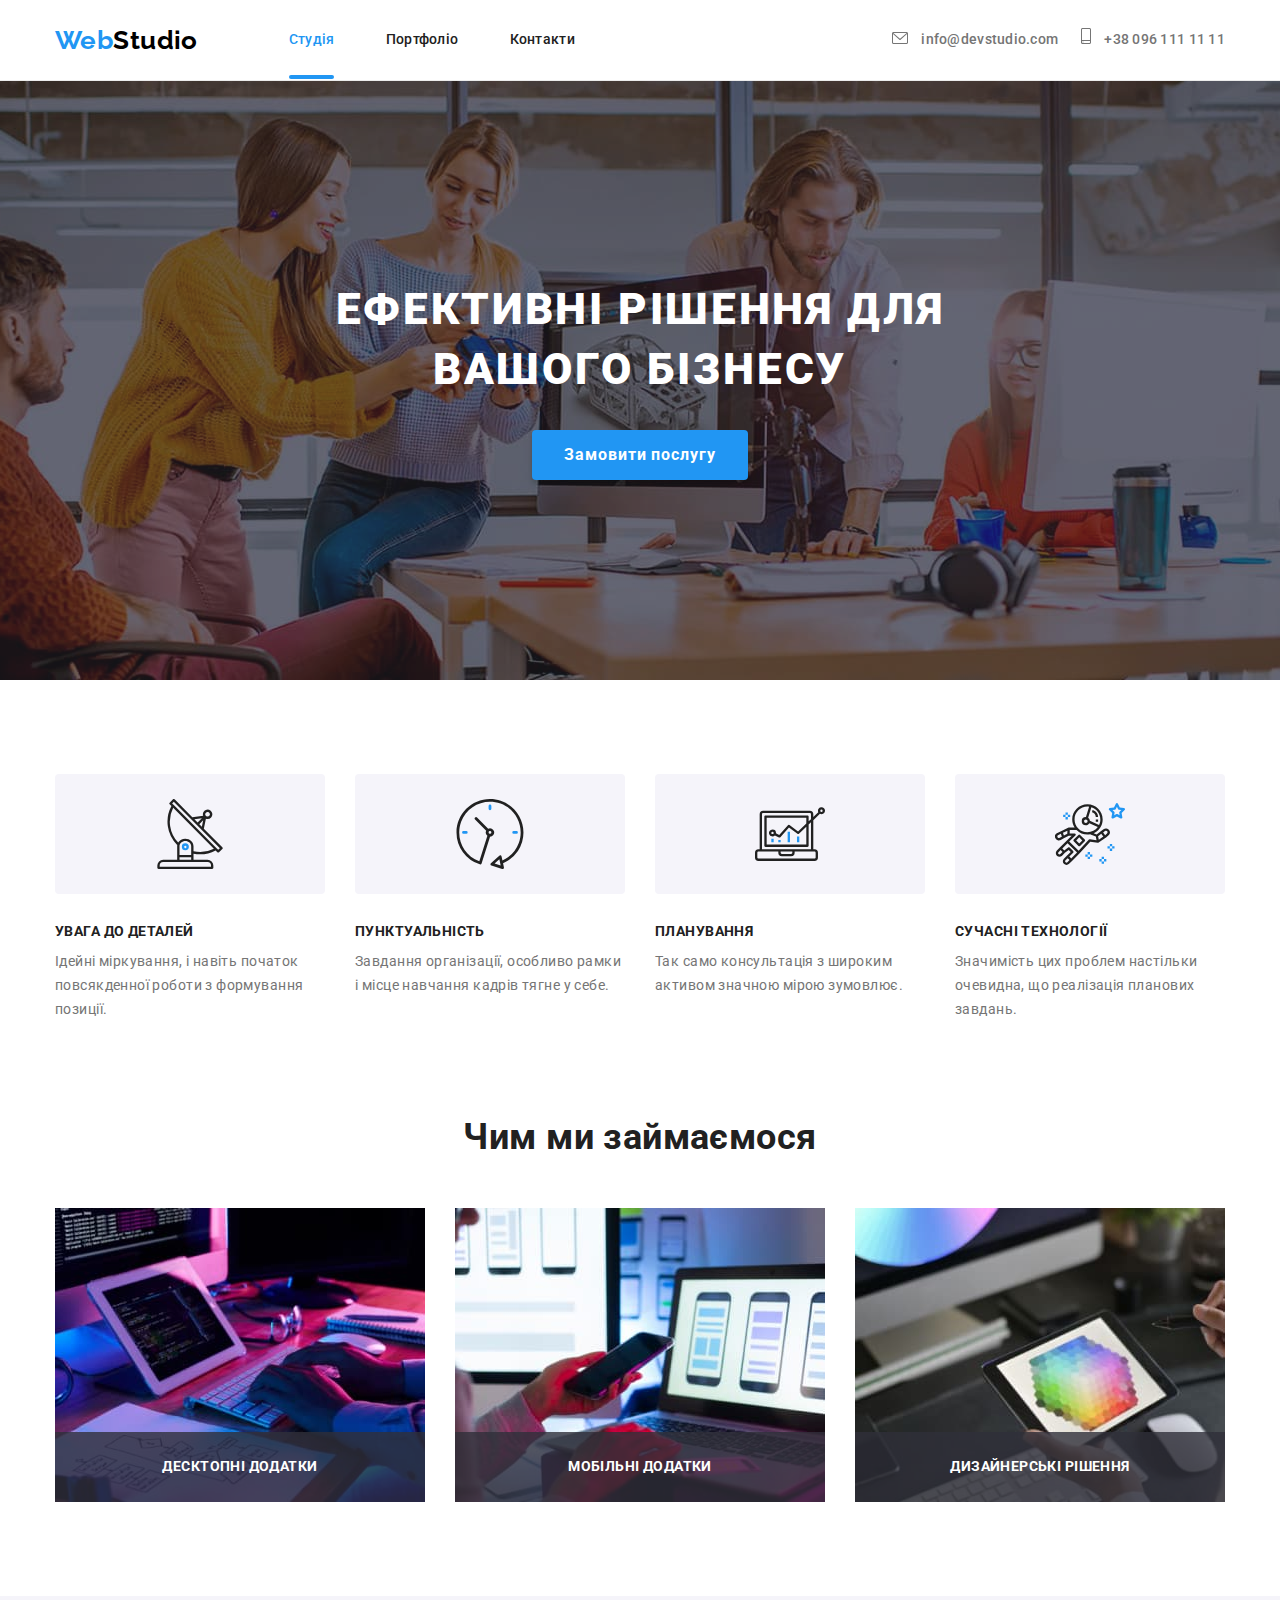
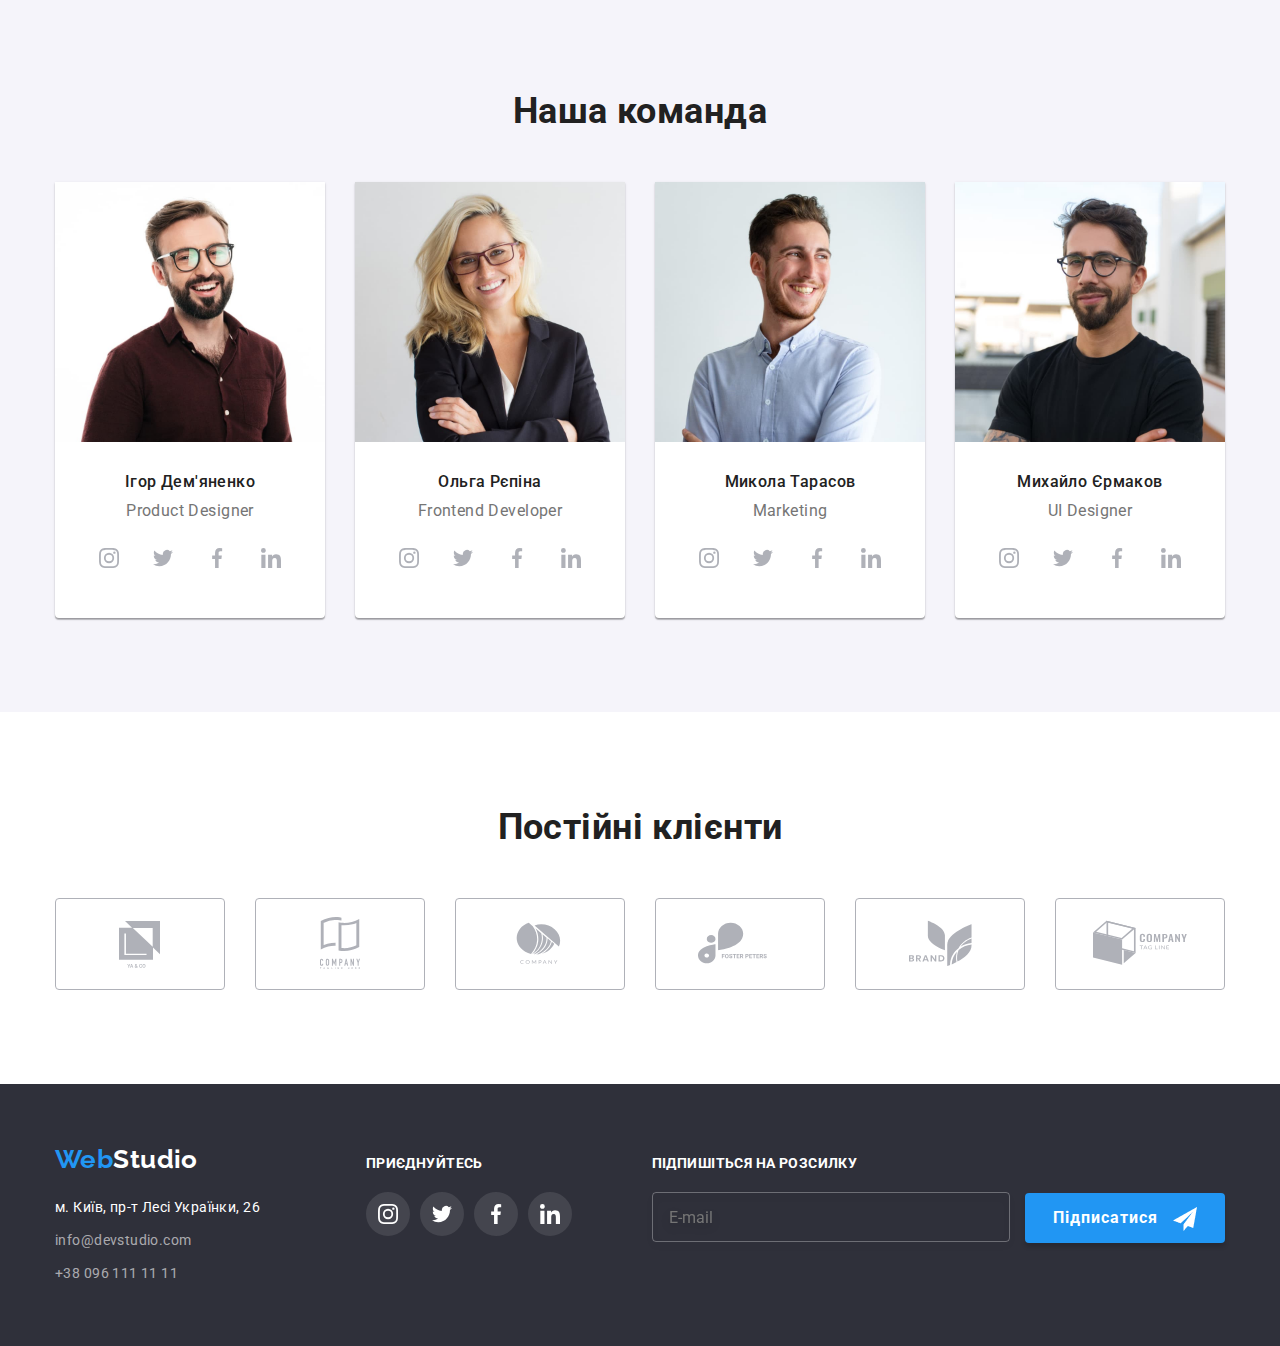
<file: index.html>
<!DOCTYPE html>
<html lang="uk">
<head>
    <meta charset="UTF-8">
    <meta http-equiv="X-UA-Compatible" content="IE=edge">
    <meta name="viewport" content="width=device-width, initial-scale=1.0">
    <title>Студія</title>
    <link rel="preconnect" href="https://fonts.googleapis.com">
    <link rel="preconnect" href="https://fonts.gstatic.com" crossorigin>
    <link href="https://fonts.googleapis.com/css2?family=Raleway:wght@700&family=Roboto:wght@400;500;700;900&display=swap"
        rel="stylesheet">
    <link rel="stylesheet" href="./css/styles.css">
</head>
<body>
    <header>
        <div class="top-line container">
            <!-- Панель навігації -->
            <a class="logo-h" href="./index.html" lang="en">Web<span class="logo-header">Studio</span></a>
            <nav>
                <ul class="nav-menu">
                    <li>
                        <a class="nav-link current" href="./index.html">Студія</a>
                    </li>
                    <li>
                        <a class="nav-link" href="./portfolio.html">Портфоліо</a>
                    </li>
                    <li>
                        <a class="nav-link" href="#">Контакти</a>
                    </li>
                </ul>
            </nav>
            <!-- Список контактів -->
            <ul class="contact">
                <li>
                    <a class="contact-link" href="mailto:info@devstudio.com">
                        <svg width="16" height="12" viewbox="0 0 16 12" fill="currentColor"
                            xmlns="http://www.w3.org/2000/svg">
                            <path
                                d="M14.5 0H1.50001C0.672854 0 0 0.672853 0 1.50001V10.5C0 11.3271 0.672854 12 1.50001 12H14.5C15.3271 12 16 11.3271 16 10.5V1.50001C16 0.672853 15.3271 0 14.5 0ZM14.5 0.999994C14.5679 0.999994 14.6325 1.01409 14.6916 1.0387L8 6.83838L1.30833 1.0387C1.36742 1.01412 1.43204 0.999994 1.49998 0.999994H14.5ZM14.5 11H1.50001C1.22414 11 0.999996 10.7759 0.999996 10.5V2.09521L7.67236 7.87792C7.76661 7.95944 7.8833 7.99999 8 7.99999C8.1167 7.99999 8.23339 7.95948 8.32764 7.87792L15 2.09521V10.5C15 10.7759 14.7759 11 14.5 11Z" />
                        </svg>
                        info@devstudio.com
                    </a>
                </li>
                <li>
                    <a class="contact-link" href="tel:+380961111111">
                        <svg width="10" height="16" viewbox="0 0 10 16" fill="currentColor"
                            xmlns="http://www.w3.org/2000/svg">
                            <path
                                d="M8.5 0H1.5C0.672848 0 0 0.672848 0 1.5V14.5C0 15.3272 0.672848 16 1.5 16H8.5C9.32715 16 10 15.3272 10 14.5V1.5C10 0.672848 9.32715 0 8.5 0ZM1.5 1H8.5C8.77588 1 9 1.22412 9 1.5V12H1V1.5C1 1.22412 1.22412 1 1.5 1ZM8.5 15H1.5C1.22412 15 1 14.7759 1 14.5V13H9V14.5C9 14.7759 8.77588 15 8.5 15Z" />
                            <path
                                d="M2.35355 13.7389C2.54882 13.9213 2.54882 14.2169 2.35355 14.3992C2.15828 14.5816 1.84172 14.5816 1.64645 14.3992C1.45118 14.2169 1.45118 13.9213 1.64645 13.7389C1.84172 13.5566 2.15828 13.5566 2.35355 13.7389Z" />
                        </svg>
                        +38 096 111 11 11
                    </a>
                </li>
            </ul>
            <!-- Бургер-меню -->
            <button class="menu-icon" type="button">
                <span></span>
            </button>
        </div>
    </header>
    <main>
        <!-- Hero -->
        <section class="hero">
            <h1 class="hero-title">Ефективні рішення для вашого бізнесу</h1>
            <button class="hero-button" type="button">Замовити послугу</button>
            <img src="./images/top-bacgraund.jpg" alt="Фото молодих людей, які обговорюють проект">
        </section>
        <!-- Особливості -->
        <section class="features container">
            <h2 class="visually-hidden">Особливості</h2>
            <ul class="features-list">
                <li class="features-item">
                    <div class="features-icon">
                        <svg width="66" height="70" fill="none">
                            <path fill="#212121"
                                d="m65.316 48.339-18.47-18.605 2.05-10.097a4.655 4.655 0 0 0 1.66.319h.014a4.723 4.723 0 1 0-4.394-3.14l-10.85 1.325L17.628.35a1.166 1.166 0 0 0-.824-.35c-.306.002-.6.124-.817.34L12.68 3.63a1.167 1.167 0 0 0 0 1.65l1.78 1.805a32.686 32.686 0 0 0 5.511 38.638c.094.09.202.161.32.213a6.77 6.77 0 0 0-.114 1.197v13.534h-14A5.84 5.84 0 0 0 .342 66.5v2.333C.342 69.478.865 70 1.51 70h53.667c.644 0 1.166-.522 1.166-1.167V66.5a5.84 5.84 0 0 0-5.833-5.833h-14v-5.998c2.193.46 4.428.694 6.669.7a32.483 32.483 0 0 0 15.4-3.901l1.79 1.8c.216.221.513.347.823.35.306-.002.6-.124.817-.34l3.308-3.29a1.167 1.167 0 0 0 0-1.65ZM48.925 13.635a2.333 2.333 0 1 1 1.645 3.987h-.008a2.333 2.333 0 0 1-1.633-3.987h-.004ZM46.178 21.3l-1.309 6.444-2.571-2.587 3.88-3.857Zm-1.325-1.973-4.2 4.176-3.25-3.267 7.45-.909ZM50.509 63a3.5 3.5 0 0 1 3.5 3.5v1.167H2.676V66.5a3.5 3.5 0 0 1 3.5-3.5h44.333Zm-16.333-4.667v2.334H22.509v-2.334h11.667ZM22.509 56v-8.867c0-2.83 2.617-5.133 5.833-5.133 3.217 0 5.834 2.303 5.834 5.133V56H22.509Zm14-3.71v-5.157c0-4.117-3.663-7.466-8.167-7.466a8.312 8.312 0 0 0-7.177 3.907A30.34 30.34 0 0 1 16.18 8.82l40.692 40.925a30.233 30.233 0 0 1-20.363 2.544Zm24.695-1.496-1.644-1.653L16.792 6.116l-1.65-1.655 1.65-1.645L34.15 20.272c.008 0 .013.015.021.021l28.688 28.856-1.655 1.645Z" />
                            <path fill="#2196F3"
                                d="M28.353 44.333h-.01a3.5 3.5 0 1 0-.011 7h.01a3.5 3.5 0 1 0 .01-7Zm.816 4.328a1.167 1.167 0 1 1-.827-1.994 1.166 1.166 0 0 1 .817 1.993h.01Z" />
                        </svg>
                    </div>
                    <h3 class="features-title">Увага до деталей</h3>
                    <p>Ідейні міркування, і навіть початок повсякденної роботи з формування позиції.</p>
                </li>
                <li class="features-item">
                    <div class="features-icon">
                        <svg width="70" height="70" fill="none">
                            <g clip-path="url(#a)">
                                <path fill="#212121"
                                    d="M68.461 33.471C68.458 14.982 53.466-.004 34.975 0 16.485.004 1.5 14.996 1.504 33.486A33.479 33.479 0 0 0 24.799 65.37c.133.042.27.063.41.063.263 0 .521-.071.748-.205.296-.175.516-.453.62-.78l8.454-26.797a4.184 4.184 0 1 0-1.837-7.95L22.025 18.53a1.395 1.395 0 0 0-1.972 1.973l11.163 11.176a4.104 4.104 0 0 0 1.173 5.051l-8.055 25.535C8.414 56.4.262 38.74 6.126 22.82 11.991 6.9 29.65-1.252 45.571 4.613c15.92 5.864 24.072 23.524 18.207 39.444A30.72 30.72 0 0 1 47.455 61.5l-.87-4.1a1.394 1.394 0 0 0-2.294-.752l-8.393 7.494a1.394 1.394 0 0 0 .505 2.372l10.716 3.42a1.394 1.394 0 0 0 1.791-1.619l-.855-4.022a33.37 33.37 0 0 0 20.406-30.82Zm-33.478-1.394a1.395 1.395 0 1 1 0 2.79 1.395 1.395 0 0 1 0-2.79Zm4.594 32.515 4.778-4.262 1.319 6.213-6.097-1.951Z" />
                                <path fill="#2196F3"
                                    d="M33.588 6.967v2.79a1.395 1.395 0 1 0 2.79 0v-2.79a1.395 1.395 0 0 0-2.79 0ZM8.479 32.077a1.395 1.395 0 0 0 0 2.79h2.79a1.395 1.395 0 1 0 0-2.79h-2.79ZM61.486 34.867a1.395 1.395 0 1 0 0-2.79h-2.79a1.395 1.395 0 0 0 0 2.79h2.79Z" />
                            </g>
                            <defs>
                                <clipPath id="a">
                                    <path fill="#fff" d="M0 0h70v70H0z" />
                                </clipPath>
                            </defs>
                        </svg>
                    </div>
                    <h3 class="features-title">Пунктуальність</h3>
                    <p>Завдання організації, особливо рамки і місце навчання кадрів тягне у себе.</p>
                </li>
                <li class="features-item">
                    <div class="features-icon">
                        <svg width="70" height="70" fill="none">
                            <g clip-path="url(#a)">
                                <path fill="#2196F3"
                                    d="M32.65 32.735h2.332V43.23H32.65V32.735ZM41.978 37.4h2.332v5.83h-2.332V37.4ZM23.321 40.898h2.332v2.332h-2.332v-2.332ZM16.325 39.731h2.332v3.498h-2.332v-3.498Z" />
                                <path fill="#212121"
                                    d="M3.498 61.886h55.97a3.498 3.498 0 0 0 3.499-3.498v-4.664a3.498 3.498 0 0 0-3.498-3.498h-1.166v-29.08l6.623-6.274a3.518 3.518 0 1 0-1.633-1.668l-4.99 4.73v-2.69a3.498 3.498 0 0 0-3.498-3.498H8.162a3.498 3.498 0 0 0-3.498 3.498v34.982H3.498A3.498 3.498 0 0 0 0 53.724v4.664a3.498 3.498 0 0 0 3.498 3.498ZM66.465 10.58a1.166 1.166 0 1 1 0 2.332 1.166 1.166 0 0 1 0-2.332ZM6.996 15.244c0-.644.522-1.166 1.166-1.166h46.643c.644 0 1.166.522 1.166 1.166v4.897l-2.332 2.216v-4.78c0-.645-.523-1.167-1.167-1.167H10.495c-.644 0-1.167.522-1.167 1.166v29.152c0 .644.523 1.166 1.167 1.166h41.977c.645 0 1.167-.522 1.167-1.166V25.565l2.332-2.21v26.87H6.996v-34.98Zm10.495 15.159a3.498 3.498 0 1 0 2.422 6.012l4.053 2.034c.471.235 1.042.125 1.392-.268l8.616-9.694 8.47 6.347c.455.34 1.089.304 1.501-.086l7.361-6.973v17.787H11.661v-26.82h39.645v5.82l-8.25 7.813-8.54-6.403a1.167 1.167 0 0 0-1.572.157l-8.734 9.828-3.265-1.633c.023-.14.038-.281.044-.423a3.498 3.498 0 0 0-3.498-3.498Zm1.166 3.498a1.166 1.166 0 1 1-2.332 0 1.166 1.166 0 0 1 2.332 0Zm6.996 18.657h11.66v1.166c0 .644-.521 1.166-1.165 1.166h-9.329a1.166 1.166 0 0 1-1.166-1.166v-1.166Zm-23.32 1.166c0-.644.521-1.166 1.165-1.166h19.823v1.166a3.498 3.498 0 0 0 3.498 3.498h9.329a3.498 3.498 0 0 0 3.498-3.498v-1.166h19.823c.644 0 1.166.522 1.166 1.166v4.664c0 .644-.522 1.166-1.166 1.166H3.499a1.166 1.166 0 0 1-1.167-1.166v-4.664Z" />
                            </g>
                            <defs>
                                <clipPath id="b">
                                    <path fill="#fff" d="M0 0h70v70H0z" />
                                </clipPath>
                            </defs>
                        </svg>
                    </div>
                    <h3 class="features-title">Планування</h3>
                    <p>Так само консультація з широким активом значною мірою зумовлює.</p>
                </li>
                <li class="features-item">
                    <div class="features-icon">
                        <svg width="70" height="70" fill="none">
                            <path fill="#2196F3"
                                d="M69.943 9.896a1.168 1.168 0 0 0-.941-.793l-4.18-.608-1.87-3.787c-.391-.798-1.7-.798-2.091 0l-1.87 3.787-4.18.608a1.167 1.167 0 0 0-.648 1.99l3.026 2.948-.714 4.162c-.075.438.105.88.463 1.142.363.263.837.296 1.23.088l3.738-1.966 3.738 1.966a1.169 1.169 0 0 0 1.693-1.23l-.714-4.162 3.025-2.949a1.17 1.17 0 0 0 .295-1.196ZM64.556 12.8c-.275.267-.4.655-.335 1.033l.417 2.437-2.188-1.15a1.164 1.164 0 0 0-1.088 0l-2.188 1.15.417-2.437a1.168 1.168 0 0 0-.335-1.033l-1.772-1.727 2.448-.355c.38-.055.708-.294.878-.639l1.095-2.216 1.094 2.216c.17.345.498.584.879.639l2.447.355-1.77 1.727ZM57.167 44.892h-2.334v2.334h2.334v-2.334ZM57.167 49.56h-2.334v2.332h2.334V49.56ZM59.5 47.226h-2.333v2.333H59.5v-2.333Z" />
                            <path fill="#2196F3"
                                d="M54.834 47.226H52.5v2.333h2.334v-2.333ZM49 57.726h-2.333v2.333H49v-2.333ZM49 62.393h-2.333v2.333H49v-2.333ZM51.334 60.06H49v2.333h2.334v-2.334ZM46.667 60.06h-2.334v2.333h2.334v-2.334ZM35 53.06h-2.333v2.333H35v-2.334ZM35 57.726h-2.333v2.333H35v-2.333ZM37.333 55.392H35v2.334h2.333v-2.334ZM32.666 55.392h-2.333v2.334h2.334v-2.334ZM12.833 13.392H10.5v2.333h2.333v-2.333ZM12.833 18.059H10.5v2.333h2.333V18.06ZM15.166 15.725h-2.333v2.334h2.333v-2.334ZM10.5 15.725H8.166v2.334H10.5v-2.334Z" />
                            <path fill="#212121"
                                d="M54.063 30.974a3.88 3.88 0 0 0-2.599-1.541 3.886 3.886 0 0 0-2.93.77L45.794 32.3l-.001.002-4.151 3.1-2.97-1.184c5.296-2.376 8.998-7.674 8.998-13.825 0-8.363-6.83-15.167-15.227-15.167s-15.228 6.804-15.228 15.167c0 3.031.907 5.85 2.45 8.222l-6.046-.053h-.01c-.019 0-.034.01-.051.01a1.14 1.14 0 0 0-.34.069c-.028.01-.057.016-.084.029-.014.006-.028.007-.042.014l-7.072 3.491c-.001 0-.003 0-.003.002l-4.141 1.991a.905.905 0 0 0-.138.077A3.895 3.895 0 0 0 .43 39.268a3.884 3.884 0 0 0 2.31 1.944 3.891 3.891 0 0 0 3.016-.281l3.036-1.614 4.952-2.558 2.968-.017L4.808 48.588c0 .002-.002.002-.003.003l-2.929 2.916a3.607 3.607 0 0 0-1.072 2.577c0 .972.38 1.888 1.072 2.578a3.647 3.647 0 0 0 2.58 1.062c.936 0 1.869-.355 2.582-1.062l2.875-2.863 3.808-2.843 1.97 1.962-3.854 3.837-.003.002-2.928 2.917a3.607 3.607 0 0 0-1.073 2.576c0 .973.38 1.889 1.073 2.579a3.65 3.65 0 0 0 2.58 1.061c.935 0 1.87-.354 2.582-1.061l2.93-2.917 4.686-4.667.002-.003 2.21-2.188-.01-.008c.015-.014.035-.019.049-.034l11.3-12.377 7.593 1.08c.055.008.11.012.164.012.142 0 .278-.034.41-.084.039-.014.072-.033.109-.051.042-.021.086-.033.126-.06l7.029-4.666c.026-.018.04-.046.064-.065.028-.022.063-.031.089-.056l2.78-2.605a3.892 3.892 0 0 0 .465-5.166ZM4.66 38.872a1.56 1.56 0 0 1-1.221.113 1.565 1.565 0 0 1-.465-2.755l2.874-1.383.692 2.022.29.85-2.17 1.153Zm7.65-3.998-3.387 1.75-.558-1.633-.402-1.174 4.434-2.189-.087 3.246Zm33.03-14.482c0 2.009-.48 3.904-1.31 5.599l-9.147-4.155a4.07 4.07 0 0 0-1.724-3.035L36.36 8.168c5.202 1.655 8.98 6.507 8.98 12.224Zm-25.788 0c0-7.076 5.784-12.834 12.894-12.834.553 0 1.094.047 1.63.115L30.943 18.07c-.042 0-.081-.013-.125-.013a4.094 4.094 0 0 0-4.096 4.084 4.094 4.094 0 0 0 4.096 4.083c1.52 0 2.832-.838 3.54-2.066l8.45 3.838c-2.352 3.165-6.114 5.228-10.362 5.228-7.11 0-12.894-5.757-12.894-12.833Zm13.03 1.75c0 .965-.792 1.75-1.764 1.75a1.759 1.759 0 0 1-1.762-1.75c0-.965.79-1.75 1.762-1.75s1.763.785 1.763 1.75ZM5.391 55.007a1.33 1.33 0 0 1-1.87.002 1.3 1.3 0 0 1 0-1.847l2.105-2.097L7.49 52.92l-2.097 2.088Zm7.03 8.167a1.33 1.33 0 0 1-1.87.002 1.299 1.299 0 0 1 0-1.847l2.106-2.098.88.876.983.978-2.099 2.09Zm7.616-7.588-.003.003-3.86 3.85-.882-.877-.982-.977 3.857-3.84v-.001l.004-.002c.087-.088.142-.193.196-.297.015-.03.044-.056.057-.087.036-.09.042-.187.056-.281.007-.054.03-.104.03-.16 0-.077-.028-.153-.044-.23-.014-.07-.014-.141-.041-.209a1.166 1.166 0 0 0-.2-.301c-.022-.026-.03-.058-.054-.083h-.002s0-.003-.002-.005l-3.515-3.5c-.037-.037-.085-.052-.127-.084a1.117 1.117 0 0 0-.19-.126 1.095 1.095 0 0 0-.205-.07 1.132 1.132 0 0 0-.225-.044 1.141 1.141 0 0 0-.209.01c-.078.01-.151.02-.227.045-.074.023-.139.06-.207.098-.043.024-.092.033-.133.063l-3.879 2.896-1.97-1.963 5.247-5.22 9.54 9.382-2.03 2.01Zm14.916-15.349c-.033-.005-.065.008-.099.006a1.146 1.146 0 0 0-.252.015c-.066.012-.13.025-.192.047a1.08 1.08 0 0 0-.211.102 1.13 1.13 0 0 0-.182.135c-.028.024-.062.036-.088.064L23.653 51.862l-9.468-9.311 6.197-6.165a1.168 1.168 0 0 0-.83-1.993l-4.854.028.061-3.516 6.79.058a15.2 15.2 0 0 0 10.897 4.596c.957 0 1.89-.1 2.799-.268.087.07.174.14.283.185l5.272 2.1.333 1.659.39 1.937-6.569-.935Zm8.84.39-.684-3.408 3.164-2.363.828 1.1 1.242 1.649-4.55 3.022Zm8.212-6.193-1.833 1.717-2.037-2.704 1.818-1.394c.34-.261.768-.368 1.188-.313.422.06.796.28 1.05.622a1.562 1.562 0 0 1-.187 2.072Z" />
                            <path fill="#212121"
                                d="m29.755 40.565-4.688-4.667a1.166 1.166 0 0 0-1.646 0l-4.687 4.667a1.172 1.172 0 0 0 0 1.654l4.686 4.667a1.166 1.166 0 0 0 1.647 0l4.688-4.667a1.167 1.167 0 0 0 0-1.654Zm-5.51 3.848-3.034-3.02 3.033-3.021 3.035 3.02-3.035 3.02ZM37.547 11.092l-.564 2.266c.156.039 3.801.988 3.801 4.7h2.334c0-4.412-3.644-6.486-5.571-6.966ZM43.118 20.392h-2.334v2.333h2.334v-2.333Z" />
                        </svg>
                    </div>
                    <h3 class="features-title">Сучасні технології</h3>
                    <p>Значимість цих проблем настільки очевидна, що реалізація планових завдань.</p>
                </li>
            </ul>
        </section>
        <!-- Чим ми займаємося -->
        <section class="work container">
            <h2 class="section-title">Чим ми займаємося</h2>
            <ul class="work-list">
                <li class="work-item">
                    <img src="./images/cod-on-screen.jpg" width="370" alt="Людина набирає код на клавіатурі">
                    <p>Десктопні додатки</p>
                </li>
                <li class="work-item">
                    <img src="./images/cellphone.jpg" width="370" alt="Людина сидить за ноутбуком з телефоном у руці">
                    <p>Мобільні додатки</p>
                </li>
                <li class="work-item">
                    <img src="./images/colorful-tablet.jpg" width="370" alt="Планшет з кольоровою палітрою у руці">
                    <p>Дизайнерські рішення</p>
                </li>
            </ul>
        </section>
        <!-- Наша команда -->
        <section class="team">
            <h2 class="section-title">Наша команда</h2>
            <ul class="team-list container">
                <li class="team-item">
                    <img src="./images/igor.jpg" width="270" alt="Фото співробітника">
                    <h3 class="team-title">Ігор Дем'яненко</h3>
                    <p class="teammate" lang="en">Product Designer</p>
                    <ul class="team-links-list">
                        <li><a href="#.">
                                <svg width="44" height="44" fill="none">
                                    <path class="circle" fill="#fff"
                                        d="M44 22a21.931 21.931 0 0 1-6.444 15.556A21.931 21.931 0 0 1 22 44a21.931 21.931 0 0 1-15.556-6.444A21.931 21.931 0 0 1 0 22 21.931 21.931 0 0 1 6.444 6.444 21.931 21.931 0 0 1 22 0a21.931 21.931 0 0 1 15.556 6.444A21.931 21.931 0 0 1 44 22Z" />
                                    <g fill="#AFB1B8" clip-path="url(#a)">
                                        <path
                                            d="M31.98 17.88c-.046-1.063-.218-1.793-.464-2.426a4.881 4.881 0 0 0-1.157-1.774 4.922 4.922 0 0 0-1.77-1.153c-.637-.246-1.363-.418-2.426-.464-1.07-.051-1.41-.063-4.126-.063-2.715 0-3.055.012-4.122.059-1.063.046-1.793.219-2.426.465a4.879 4.879 0 0 0-1.774 1.156 4.923 4.923 0 0 0-1.152 1.77c-.247.637-.418 1.363-.465 2.426-.051 1.07-.063 1.41-.063 4.126 0 2.715.012 3.055.059 4.122.047 1.063.219 1.793.465 2.426a4.932 4.932 0 0 0 1.156 1.774c.5.508 1.106.902 1.77 1.152.637.247 1.364.419 2.426.465 1.067.047 1.407.059 4.122.059 2.716 0 3.055-.012 4.122-.059 1.063-.046 1.793-.218 2.426-.464a5.116 5.116 0 0 0 2.927-2.927c.246-.637.418-1.364.465-2.426.047-1.067.058-1.407.058-4.122s-.004-3.055-.05-4.122Zm-1.8 8.166c-.044.977-.208 1.504-.344 1.855a3.318 3.318 0 0 1-1.9 1.9c-.35.136-.882.3-1.855.343-1.055.047-1.371.059-4.04.059-2.668 0-2.989-.012-4.04-.059-.977-.043-1.504-.207-1.856-.344a3.076 3.076 0 0 1-1.148-.746 3.109 3.109 0 0 1-.747-1.148c-.136-.352-.3-.883-.343-1.856-.047-1.055-.059-1.372-.059-4.04 0-2.669.012-2.99.059-4.04.043-.977.207-1.504.343-1.856a3.04 3.04 0 0 1 .75-1.149 3.104 3.104 0 0 1 1.15-.746c.35-.136.882-.3 1.855-.344 1.055-.046 1.372-.058 4.04-.058 2.672 0 2.989.011 4.04.058.977.043 1.504.207 1.856.344.433.16.828.414 1.148.746.332.325.586.715.747 1.15.136.35.3.882.343 1.855.047 1.055.059 1.371.059 4.04 0 2.668-.012 2.98-.059 4.036Z" />
                                        <path
                                            d="M22.037 16.864a5.139 5.139 0 1 0 5.138 5.138 5.139 5.139 0 0 0-5.138-5.138Zm0 8.47a3.333 3.333 0 1 1 .001-6.666 3.333 3.333 0 0 1 0 6.667ZM28.578 16.661a1.2 1.2 0 1 1-2.4 0 1.2 1.2 0 0 1 2.4 0Z" />
                                    </g>
                                    <defs>
                                        <clipPath id="c">
                                            <path fill="#fff" d="M12 12h20v20H12z" />
                                        </clipPath>
                                    </defs>
                                </svg>
                            </a></li>
                        <li><a href="#.">
                                <svg width="44" height="44" fill="none">
                                    <path class="circle" fill="#fff"
                                        d="M44 22a21.931 21.931 0 0 1-6.444 15.556A21.931 21.931 0 0 1 22 44a21.931 21.931 0 0 1-15.556-6.444A21.931 21.931 0 0 1 0 22 21.931 21.931 0 0 1 6.444 6.444 21.931 21.931 0 0 1 22 0a21.931 21.931 0 0 1 15.556 6.444A21.931 21.931 0 0 1 44 22Z" />
                                    <g clip-path="url(#a)">
                                        <path fill="#AFB1B8"
                                            d="M32 15.799a8.551 8.551 0 0 1-2.363.647 4.077 4.077 0 0 0 1.804-2.266 8.193 8.193 0 0 1-2.6.992 4.099 4.099 0 0 0-7.093 2.804c0 .325.028.638.096.935-3.409-.166-6.425-1.8-8.452-4.289a4.128 4.128 0 0 0-.56 2.073c0 1.42.73 2.679 1.82 3.407a4.048 4.048 0 0 1-1.852-.505v.045a4.119 4.119 0 0 0 3.285 4.03 4.09 4.09 0 0 1-1.075.134c-.262 0-.527-.015-.776-.07.531 1.624 2.039 2.818 3.831 2.857a8.239 8.239 0 0 1-5.084 1.748 7.69 7.69 0 0 1-.981-.056 11.544 11.544 0 0 0 6.29 1.84c7.545 0 11.67-6.25 11.67-11.668 0-.18-.006-.356-.015-.53A8.18 8.18 0 0 0 32 15.8Z" />
                                    </g>
                                    <defs>
                                        <clipPath id="d">
                                            <path fill="#fff" d="M12 12h20v20H12z" />
                                        </clipPath>
                                    </defs>
                                </svg>
                            </a></li>
                        <li><a href="#.">
                                <svg width="44" height="44" fill="none">
                                    <path class="circle" fill="#fff"
                                        d="M44 22a21.931 21.931 0 0 1-6.444 15.556A21.931 21.931 0 0 1 22 44a21.931 21.931 0 0 1-15.556-6.444A21.931 21.931 0 0 1 0 22 21.931 21.931 0 0 1 6.444 6.444 21.931 21.931 0 0 1 22 0a21.931 21.931 0 0 1 15.556 6.444A21.931 21.931 0 0 1 44 22Z" />
                                    <g clip-path="url(#a)">
                                        <path fill="#AFB1B8"
                                            d="M25.33 15.32h1.827v-3.18a23.588 23.588 0 0 0-2.66-.14c-2.633 0-4.436 1.656-4.436 4.7v2.8h-2.905v3.555h2.905V32h3.562v-8.944h2.787l.443-3.555h-3.231v-2.45c0-1.027.277-1.73 1.709-1.73Z" />
                                    </g>
                                    <defs>
                                        <clipPath id="e">
                                            <path fill="#fff" d="M12 12h20v20H12z" />
                                        </clipPath>
                                    </defs>
                                </svg>
                            </a></li>
                        <li><a href="#.">
                                <svg width="44" height="44" fill="none">
                                    <path class="circle" fill="#fff"
                                        d="M44 22a21.931 21.931 0 0 1-6.444 15.556A21.931 21.931 0 0 1 22 44a21.931 21.931 0 0 1-15.556-6.444A21.931 21.931 0 0 1 0 22 21.931 21.931 0 0 1 6.444 6.444 21.931 21.931 0 0 1 22 0a21.931 21.931 0 0 1 15.556 6.444A21.931 21.931 0 0 1 44 22Z" />
                                    <g fill="#AFB1B8" clip-path="url(#a)">
                                        <path
                                            d="M31.995 32H32v-7.336c0-3.588-.772-6.352-4.967-6.352-2.017 0-3.37 1.106-3.923 2.155h-.058v-1.82h-3.978v13.352h4.142v-6.611c0-1.741.33-3.425 2.486-3.425 2.124 0 2.156 1.987 2.156 3.536V32h4.137ZM12.33 18.648h4.147V32H12.33V18.648ZM14.402 12A2.402 2.402 0 0 0 12 14.402c0 1.325 1.076 2.424 2.402 2.424 1.325 0 2.401-1.099 2.401-2.424A2.403 2.403 0 0 0 14.402 12Z" />
                                    </g>
                                    <defs>
                                        <clipPath id="f">
                                            <path fill="#fff" d="M12 12h20v20H12z" />
                                        </clipPath>
                                    </defs>
                                </svg>
                            </a></li>
                    </ul>
                </li>
                <li class="team-item">
                    <img src="./images/olha.jpg" width="270" alt="Фото співробітника">
                    <h3 class="team-title">Ольга Рєпіна</h3>
                    <p class="teammate" lang="en">Frontend Developer</p>
                    <ul class="team-links-list">
                        <li><a href="#.">
                                <svg width="44" height="44" fill="none">
                                    <path class="circle" fill="#fff"
                                        d="M44 22a21.931 21.931 0 0 1-6.444 15.556A21.931 21.931 0 0 1 22 44a21.931 21.931 0 0 1-15.556-6.444A21.931 21.931 0 0 1 0 22 21.931 21.931 0 0 1 6.444 6.444 21.931 21.931 0 0 1 22 0a21.931 21.931 0 0 1 15.556 6.444A21.931 21.931 0 0 1 44 22Z" />
                                    <g fill="#AFB1B8" clip-path="url(#a)">
                                        <path
                                            d="M31.98 17.88c-.046-1.063-.218-1.793-.464-2.426a4.881 4.881 0 0 0-1.157-1.774 4.922 4.922 0 0 0-1.77-1.153c-.637-.246-1.363-.418-2.426-.464-1.07-.051-1.41-.063-4.126-.063-2.715 0-3.055.012-4.122.059-1.063.046-1.793.219-2.426.465a4.879 4.879 0 0 0-1.774 1.156 4.923 4.923 0 0 0-1.152 1.77c-.247.637-.418 1.363-.465 2.426-.051 1.07-.063 1.41-.063 4.126 0 2.715.012 3.055.059 4.122.047 1.063.219 1.793.465 2.426a4.932 4.932 0 0 0 1.156 1.774c.5.508 1.106.902 1.77 1.152.637.247 1.364.419 2.426.465 1.067.047 1.407.059 4.122.059 2.716 0 3.055-.012 4.122-.059 1.063-.046 1.793-.218 2.426-.464a5.116 5.116 0 0 0 2.927-2.927c.246-.637.418-1.364.465-2.426.047-1.067.058-1.407.058-4.122s-.004-3.055-.05-4.122Zm-1.8 8.166c-.044.977-.208 1.504-.344 1.855a3.318 3.318 0 0 1-1.9 1.9c-.35.136-.882.3-1.855.343-1.055.047-1.371.059-4.04.059-2.668 0-2.989-.012-4.04-.059-.977-.043-1.504-.207-1.856-.344a3.076 3.076 0 0 1-1.148-.746 3.109 3.109 0 0 1-.747-1.148c-.136-.352-.3-.883-.343-1.856-.047-1.055-.059-1.372-.059-4.04 0-2.669.012-2.99.059-4.04.043-.977.207-1.504.343-1.856a3.04 3.04 0 0 1 .75-1.149 3.104 3.104 0 0 1 1.15-.746c.35-.136.882-.3 1.855-.344 1.055-.046 1.372-.058 4.04-.058 2.672 0 2.989.011 4.04.058.977.043 1.504.207 1.856.344.433.16.828.414 1.148.746.332.325.586.715.747 1.15.136.35.3.882.343 1.855.047 1.055.059 1.371.059 4.04 0 2.668-.012 2.98-.059 4.036Z" />
                                        <path
                                            d="M22.037 16.864a5.139 5.139 0 1 0 5.138 5.138 5.139 5.139 0 0 0-5.138-5.138Zm0 8.47a3.333 3.333 0 1 1 .001-6.666 3.333 3.333 0 0 1 0 6.667ZM28.578 16.661a1.2 1.2 0 1 1-2.4 0 1.2 1.2 0 0 1 2.4 0Z" />
                                    </g>
                                    <defs>
                                        <clipPath id="g">
                                            <path fill="#fff" d="M12 12h20v20H12z" />
                                        </clipPath>
                                    </defs>
                                </svg>
                            </a></li>
                        <li><a href="#.">
                                <svg width="44" height="44" fill="none">
                                    <path class="circle" fill="#fff"
                                        d="M44 22a21.931 21.931 0 0 1-6.444 15.556A21.931 21.931 0 0 1 22 44a21.931 21.931 0 0 1-15.556-6.444A21.931 21.931 0 0 1 0 22 21.931 21.931 0 0 1 6.444 6.444 21.931 21.931 0 0 1 22 0a21.931 21.931 0 0 1 15.556 6.444A21.931 21.931 0 0 1 44 22Z" />
                                    <g clip-path="url(#a)">
                                        <path fill="#AFB1B8"
                                            d="M32 15.799a8.551 8.551 0 0 1-2.363.647 4.077 4.077 0 0 0 1.804-2.266 8.193 8.193 0 0 1-2.6.992 4.099 4.099 0 0 0-7.093 2.804c0 .325.028.638.096.935-3.409-.166-6.425-1.8-8.452-4.289a4.128 4.128 0 0 0-.56 2.073c0 1.42.73 2.679 1.82 3.407a4.048 4.048 0 0 1-1.852-.505v.045a4.119 4.119 0 0 0 3.285 4.03 4.09 4.09 0 0 1-1.075.134c-.262 0-.527-.015-.776-.07.531 1.624 2.039 2.818 3.831 2.857a8.239 8.239 0 0 1-5.084 1.748 7.69 7.69 0 0 1-.981-.056 11.544 11.544 0 0 0 6.29 1.84c7.545 0 11.67-6.25 11.67-11.668 0-.18-.006-.356-.015-.53A8.18 8.18 0 0 0 32 15.8Z" />
                                    </g>
                                    <defs>
                                        <clipPath id="h">
                                            <path fill="#fff" d="M12 12h20v20H12z" />
                                        </clipPath>
                                    </defs>
                                </svg>
                            </a></li>
                        <li><a href="#.">
                                <svg width="44" height="44" fill="none">
                                    <path class="circle" fill="#fff"
                                        d="M44 22a21.931 21.931 0 0 1-6.444 15.556A21.931 21.931 0 0 1 22 44a21.931 21.931 0 0 1-15.556-6.444A21.931 21.931 0 0 1 0 22 21.931 21.931 0 0 1 6.444 6.444 21.931 21.931 0 0 1 22 0a21.931 21.931 0 0 1 15.556 6.444A21.931 21.931 0 0 1 44 22Z" />
                                    <g clip-path="url(#a)">
                                        <path fill="#AFB1B8"
                                            d="M25.33 15.32h1.827v-3.18a23.588 23.588 0 0 0-2.66-.14c-2.633 0-4.436 1.656-4.436 4.7v2.8h-2.905v3.555h2.905V32h3.562v-8.944h2.787l.443-3.555h-3.231v-2.45c0-1.027.277-1.73 1.709-1.73Z" />
                                    </g>
                                    <defs>
                                        <clipPath id="i">
                                            <path fill="#fff" d="M12 12h20v20H12z" />
                                        </clipPath>
                                    </defs>
                                </svg>
                            </a></li>
                        <li><a href="#.">
                                <svg width="44" height="44" fill="none">
                                    <path class="circle" fill="#fff"
                                        d="M44 22a21.931 21.931 0 0 1-6.444 15.556A21.931 21.931 0 0 1 22 44a21.931 21.931 0 0 1-15.556-6.444A21.931 21.931 0 0 1 0 22 21.931 21.931 0 0 1 6.444 6.444 21.931 21.931 0 0 1 22 0a21.931 21.931 0 0 1 15.556 6.444A21.931 21.931 0 0 1 44 22Z" />
                                    <g fill="#AFB1B8" clip-path="url(#a)">
                                        <path
                                            d="M31.995 32H32v-7.336c0-3.588-.772-6.352-4.967-6.352-2.017 0-3.37 1.106-3.923 2.155h-.058v-1.82h-3.978v13.352h4.142v-6.611c0-1.741.33-3.425 2.486-3.425 2.124 0 2.156 1.987 2.156 3.536V32h4.137ZM12.33 18.648h4.147V32H12.33V18.648ZM14.402 12A2.402 2.402 0 0 0 12 14.402c0 1.325 1.076 2.424 2.402 2.424 1.325 0 2.401-1.099 2.401-2.424A2.403 2.403 0 0 0 14.402 12Z" />
                                    </g>
                                    <defs>
                                        <clipPath id="j">
                                            <path fill="#fff" d="M12 12h20v20H12z" />
                                        </clipPath>
                                    </defs>
                                </svg>
                            </a></li>
                    </ul>
                </li>
                <li class="team-item">
                    <img src="./images/nikola.jpg" width="270" alt="Фото співробітника">
                    <h3 class="team-title">Микола Тарасов</h3>
                    <p class="teammate" lang="en">Marketing</p>
                    <ul class="team-links-list">
                        <li><a href="#.">
                                <svg width="44" height="44" fill="none">
                                    <path class="circle" fill="#fff"
                                        d="M44 22a21.931 21.931 0 0 1-6.444 15.556A21.931 21.931 0 0 1 22 44a21.931 21.931 0 0 1-15.556-6.444A21.931 21.931 0 0 1 0 22 21.931 21.931 0 0 1 6.444 6.444 21.931 21.931 0 0 1 22 0a21.931 21.931 0 0 1 15.556 6.444A21.931 21.931 0 0 1 44 22Z" />
                                    <g fill="#AFB1B8" clip-path="url(#a)">
                                        <path
                                            d="M31.98 17.88c-.046-1.063-.218-1.793-.464-2.426a4.881 4.881 0 0 0-1.157-1.774 4.922 4.922 0 0 0-1.77-1.153c-.637-.246-1.363-.418-2.426-.464-1.07-.051-1.41-.063-4.126-.063-2.715 0-3.055.012-4.122.059-1.063.046-1.793.219-2.426.465a4.879 4.879 0 0 0-1.774 1.156 4.923 4.923 0 0 0-1.152 1.77c-.247.637-.418 1.363-.465 2.426-.051 1.07-.063 1.41-.063 4.126 0 2.715.012 3.055.059 4.122.047 1.063.219 1.793.465 2.426a4.932 4.932 0 0 0 1.156 1.774c.5.508 1.106.902 1.77 1.152.637.247 1.364.419 2.426.465 1.067.047 1.407.059 4.122.059 2.716 0 3.055-.012 4.122-.059 1.063-.046 1.793-.218 2.426-.464a5.116 5.116 0 0 0 2.927-2.927c.246-.637.418-1.364.465-2.426.047-1.067.058-1.407.058-4.122s-.004-3.055-.05-4.122Zm-1.8 8.166c-.044.977-.208 1.504-.344 1.855a3.318 3.318 0 0 1-1.9 1.9c-.35.136-.882.3-1.855.343-1.055.047-1.371.059-4.04.059-2.668 0-2.989-.012-4.04-.059-.977-.043-1.504-.207-1.856-.344a3.076 3.076 0 0 1-1.148-.746 3.109 3.109 0 0 1-.747-1.148c-.136-.352-.3-.883-.343-1.856-.047-1.055-.059-1.372-.059-4.04 0-2.669.012-2.99.059-4.04.043-.977.207-1.504.343-1.856a3.04 3.04 0 0 1 .75-1.149 3.104 3.104 0 0 1 1.15-.746c.35-.136.882-.3 1.855-.344 1.055-.046 1.372-.058 4.04-.058 2.672 0 2.989.011 4.04.058.977.043 1.504.207 1.856.344.433.16.828.414 1.148.746.332.325.586.715.747 1.15.136.35.3.882.343 1.855.047 1.055.059 1.371.059 4.04 0 2.668-.012 2.98-.059 4.036Z" />
                                        <path
                                            d="M22.037 16.864a5.139 5.139 0 1 0 5.138 5.138 5.139 5.139 0 0 0-5.138-5.138Zm0 8.47a3.333 3.333 0 1 1 .001-6.666 3.333 3.333 0 0 1 0 6.667ZM28.578 16.661a1.2 1.2 0 1 1-2.4 0 1.2 1.2 0 0 1 2.4 0Z" />
                                    </g>
                                    <defs>
                                        <clipPath id="k">
                                            <path fill="#fff" d="M12 12h20v20H12z" />
                                        </clipPath>
                                    </defs>
                                </svg>
                            </a></li>
                        <li><a href="#.">
                                <svg width="44" height="44" fill="none">
                                    <path class="circle" fill="#fff"
                                        d="M44 22a21.931 21.931 0 0 1-6.444 15.556A21.931 21.931 0 0 1 22 44a21.931 21.931 0 0 1-15.556-6.444A21.931 21.931 0 0 1 0 22 21.931 21.931 0 0 1 6.444 6.444 21.931 21.931 0 0 1 22 0a21.931 21.931 0 0 1 15.556 6.444A21.931 21.931 0 0 1 44 22Z" />
                                    <g clip-path="url(#a)">
                                        <path fill="#AFB1B8"
                                            d="M32 15.799a8.551 8.551 0 0 1-2.363.647 4.077 4.077 0 0 0 1.804-2.266 8.193 8.193 0 0 1-2.6.992 4.099 4.099 0 0 0-7.093 2.804c0 .325.028.638.096.935-3.409-.166-6.425-1.8-8.452-4.289a4.128 4.128 0 0 0-.56 2.073c0 1.42.73 2.679 1.82 3.407a4.048 4.048 0 0 1-1.852-.505v.045a4.119 4.119 0 0 0 3.285 4.03 4.09 4.09 0 0 1-1.075.134c-.262 0-.527-.015-.776-.07.531 1.624 2.039 2.818 3.831 2.857a8.239 8.239 0 0 1-5.084 1.748 7.69 7.69 0 0 1-.981-.056 11.544 11.544 0 0 0 6.29 1.84c7.545 0 11.67-6.25 11.67-11.668 0-.18-.006-.356-.015-.53A8.18 8.18 0 0 0 32 15.8Z" />
                                    </g>
                                    <defs>
                                        <clipPath id="l">
                                            <path fill="#fff" d="M12 12h20v20H12z" />
                                        </clipPath>
                                    </defs>
                                </svg>
                            </a></li>
                        <li><a href="#.">
                                <svg width="44" height="44" fill="none">
                                    <path class="circle" fill="#fff"
                                        d="M44 22a21.931 21.931 0 0 1-6.444 15.556A21.931 21.931 0 0 1 22 44a21.931 21.931 0 0 1-15.556-6.444A21.931 21.931 0 0 1 0 22 21.931 21.931 0 0 1 6.444 6.444 21.931 21.931 0 0 1 22 0a21.931 21.931 0 0 1 15.556 6.444A21.931 21.931 0 0 1 44 22Z" />
                                    <g clip-path="url(#a)">
                                        <path fill="#AFB1B8"
                                            d="M25.33 15.32h1.827v-3.18a23.588 23.588 0 0 0-2.66-.14c-2.633 0-4.436 1.656-4.436 4.7v2.8h-2.905v3.555h2.905V32h3.562v-8.944h2.787l.443-3.555h-3.231v-2.45c0-1.027.277-1.73 1.709-1.73Z" />
                                    </g>
                                    <defs>
                                        <clipPath id="m">
                                            <path fill="#fff" d="M12 12h20v20H12z" />
                                        </clipPath>
                                    </defs>
                                </svg>
                            </a></li>
                        <li><a href="#.">
                                <svg width="44" height="44" fill="none">
                                    <path class="circle" fill="#fff"
                                        d="M44 22a21.931 21.931 0 0 1-6.444 15.556A21.931 21.931 0 0 1 22 44a21.931 21.931 0 0 1-15.556-6.444A21.931 21.931 0 0 1 0 22 21.931 21.931 0 0 1 6.444 6.444 21.931 21.931 0 0 1 22 0a21.931 21.931 0 0 1 15.556 6.444A21.931 21.931 0 0 1 44 22Z" />
                                    <g fill="#AFB1B8" clip-path="url(#a)">
                                        <path
                                            d="M31.995 32H32v-7.336c0-3.588-.772-6.352-4.967-6.352-2.017 0-3.37 1.106-3.923 2.155h-.058v-1.82h-3.978v13.352h4.142v-6.611c0-1.741.33-3.425 2.486-3.425 2.124 0 2.156 1.987 2.156 3.536V32h4.137ZM12.33 18.648h4.147V32H12.33V18.648ZM14.402 12A2.402 2.402 0 0 0 12 14.402c0 1.325 1.076 2.424 2.402 2.424 1.325 0 2.401-1.099 2.401-2.424A2.403 2.403 0 0 0 14.402 12Z" />
                                    </g>
                                    <defs>
                                        <clipPath id="n">
                                            <path fill="#fff" d="M12 12h20v20H12z" />
                                        </clipPath>
                                    </defs>
                                </svg>
                            </a></li>
                    </ul>
                </li>
                <li class="team-item">
                    <img src="./images/mihalo.jpg" width="270" alt="Фото співробітника">
                    <h3 class="team-title">Михайло Єрмаков</h3>
                    <p class="teammate" lang="en">UI Designer</p>
                    <ul class="team-links-list">
                        <li><a href="#.">
                                <svg width="44" height="44" fill="none">
                                    <path class="circle" fill="#fff"
                                        d="M44 22a21.931 21.931 0 0 1-6.444 15.556A21.931 21.931 0 0 1 22 44a21.931 21.931 0 0 1-15.556-6.444A21.931 21.931 0 0 1 0 22 21.931 21.931 0 0 1 6.444 6.444 21.931 21.931 0 0 1 22 0a21.931 21.931 0 0 1 15.556 6.444A21.931 21.931 0 0 1 44 22Z" />
                                    <g fill="#AFB1B8" clip-path="url(#a)">
                                        <path
                                            d="M31.98 17.88c-.046-1.063-.218-1.793-.464-2.426a4.881 4.881 0 0 0-1.157-1.774 4.922 4.922 0 0 0-1.77-1.153c-.637-.246-1.363-.418-2.426-.464-1.07-.051-1.41-.063-4.126-.063-2.715 0-3.055.012-4.122.059-1.063.046-1.793.219-2.426.465a4.879 4.879 0 0 0-1.774 1.156 4.923 4.923 0 0 0-1.152 1.77c-.247.637-.418 1.363-.465 2.426-.051 1.07-.063 1.41-.063 4.126 0 2.715.012 3.055.059 4.122.047 1.063.219 1.793.465 2.426a4.932 4.932 0 0 0 1.156 1.774c.5.508 1.106.902 1.77 1.152.637.247 1.364.419 2.426.465 1.067.047 1.407.059 4.122.059 2.716 0 3.055-.012 4.122-.059 1.063-.046 1.793-.218 2.426-.464a5.116 5.116 0 0 0 2.927-2.927c.246-.637.418-1.364.465-2.426.047-1.067.058-1.407.058-4.122s-.004-3.055-.05-4.122Zm-1.8 8.166c-.044.977-.208 1.504-.344 1.855a3.318 3.318 0 0 1-1.9 1.9c-.35.136-.882.3-1.855.343-1.055.047-1.371.059-4.04.059-2.668 0-2.989-.012-4.04-.059-.977-.043-1.504-.207-1.856-.344a3.076 3.076 0 0 1-1.148-.746 3.109 3.109 0 0 1-.747-1.148c-.136-.352-.3-.883-.343-1.856-.047-1.055-.059-1.372-.059-4.04 0-2.669.012-2.99.059-4.04.043-.977.207-1.504.343-1.856a3.04 3.04 0 0 1 .75-1.149 3.104 3.104 0 0 1 1.15-.746c.35-.136.882-.3 1.855-.344 1.055-.046 1.372-.058 4.04-.058 2.672 0 2.989.011 4.04.058.977.043 1.504.207 1.856.344.433.16.828.414 1.148.746.332.325.586.715.747 1.15.136.35.3.882.343 1.855.047 1.055.059 1.371.059 4.04 0 2.668-.012 2.98-.059 4.036Z" />
                                        <path
                                            d="M22.037 16.864a5.139 5.139 0 1 0 5.138 5.138 5.139 5.139 0 0 0-5.138-5.138Zm0 8.47a3.333 3.333 0 1 1 .001-6.666 3.333 3.333 0 0 1 0 6.667ZM28.578 16.661a1.2 1.2 0 1 1-2.4 0 1.2 1.2 0 0 1 2.4 0Z" />
                                    </g>
                                    <defs>
                                        <clipPath id="o">
                                            <path fill="#fff" d="M12 12h20v20H12z" />
                                        </clipPath>
                                    </defs>
                                </svg>
                            </a></li>
                        <li><a href="#.">
                                <svg width="44" height="44" fill="none">
                                    <path class="circle" fill="#fff"
                                        d="M44 22a21.931 21.931 0 0 1-6.444 15.556A21.931 21.931 0 0 1 22 44a21.931 21.931 0 0 1-15.556-6.444A21.931 21.931 0 0 1 0 22 21.931 21.931 0 0 1 6.444 6.444 21.931 21.931 0 0 1 22 0a21.931 21.931 0 0 1 15.556 6.444A21.931 21.931 0 0 1 44 22Z" />
                                    <g clip-path="url(#a)">
                                        <path fill="#AFB1B8"
                                            d="M32 15.799a8.551 8.551 0 0 1-2.363.647 4.077 4.077 0 0 0 1.804-2.266 8.193 8.193 0 0 1-2.6.992 4.099 4.099 0 0 0-7.093 2.804c0 .325.028.638.096.935-3.409-.166-6.425-1.8-8.452-4.289a4.128 4.128 0 0 0-.56 2.073c0 1.42.73 2.679 1.82 3.407a4.048 4.048 0 0 1-1.852-.505v.045a4.119 4.119 0 0 0 3.285 4.03 4.09 4.09 0 0 1-1.075.134c-.262 0-.527-.015-.776-.07.531 1.624 2.039 2.818 3.831 2.857a8.239 8.239 0 0 1-5.084 1.748 7.69 7.69 0 0 1-.981-.056 11.544 11.544 0 0 0 6.29 1.84c7.545 0 11.67-6.25 11.67-11.668 0-.18-.006-.356-.015-.53A8.18 8.18 0 0 0 32 15.8Z" />
                                    </g>
                                    <defs>
                                        <clipPath id="p">
                                            <path fill="#fff" d="M12 12h20v20H12z" />
                                        </clipPath>
                                    </defs>
                                </svg>
                            </a></li>
                        <li><a href="#.">
                                <svg width="44" height="44" fill="none">
                                    <path class="circle" fill="#fff"
                                        d="M44 22a21.931 21.931 0 0 1-6.444 15.556A21.931 21.931 0 0 1 22 44a21.931 21.931 0 0 1-15.556-6.444A21.931 21.931 0 0 1 0 22 21.931 21.931 0 0 1 6.444 6.444 21.931 21.931 0 0 1 22 0a21.931 21.931 0 0 1 15.556 6.444A21.931 21.931 0 0 1 44 22Z" />
                                    <g clip-path="url(#a)">
                                        <path fill="#AFB1B8"
                                            d="M25.33 15.32h1.827v-3.18a23.588 23.588 0 0 0-2.66-.14c-2.633 0-4.436 1.656-4.436 4.7v2.8h-2.905v3.555h2.905V32h3.562v-8.944h2.787l.443-3.555h-3.231v-2.45c0-1.027.277-1.73 1.709-1.73Z" />
                                    </g>
                                    <defs>
                                        <clipPath id="q">
                                            <path fill="#fff" d="M12 12h20v20H12z" />
                                        </clipPath>
                                    </defs>
                                </svg>
                            </a></li>
                        <li><a href="#.">
                                <svg width="44" height="44" fill="none">
                                    <path class="circle" fill="#fff"
                                        d="M44 22a21.931 21.931 0 0 1-6.444 15.556A21.931 21.931 0 0 1 22 44a21.931 21.931 0 0 1-15.556-6.444A21.931 21.931 0 0 1 0 22 21.931 21.931 0 0 1 6.444 6.444 21.931 21.931 0 0 1 22 0a21.931 21.931 0 0 1 15.556 6.444A21.931 21.931 0 0 1 44 22Z" />
                                    <g fill="#AFB1B8" clip-path="url(#a)">
                                        <path
                                            d="M31.995 32H32v-7.336c0-3.588-.772-6.352-4.967-6.352-2.017 0-3.37 1.106-3.923 2.155h-.058v-1.82h-3.978v13.352h4.142v-6.611c0-1.741.33-3.425 2.486-3.425 2.124 0 2.156 1.987 2.156 3.536V32h4.137ZM12.33 18.648h4.147V32H12.33V18.648ZM14.402 12A2.402 2.402 0 0 0 12 14.402c0 1.325 1.076 2.424 2.402 2.424 1.325 0 2.401-1.099 2.401-2.424A2.403 2.403 0 0 0 14.402 12Z" />
                                    </g>
                                    <defs>
                                        <clipPath id="r">
                                            <path fill="#fff" d="M12 12h20v20H12z" />
                                        </clipPath>
                                    </defs>
                                </svg>
                            </a></li>
                    </ul>
                </li>
            </ul>
        </section>
        <!-- Постійні клієнти -->
        <section class="clients container">
            <h2 class="section-title">Постійні клієнти</h2>
            <ul class="clients-list">
                <li class="clients-item">
                    <a href="#.">
                        <svg width="170" height="92" fill="none">
                            <rect width="169" height="91" x=".5" y=".5" stroke="#AFB1B8" rx="3.5" />
                            <path fill="#AFB1B8" fill-rule="evenodd"
                                d="m70 23 7.008 6.634L64 29.626v32.188h34V49.507l7 6.627V23H70Zm27.692 25.728-19.87-18.81h19.87v18.81Zm-6.169 8.377H69.38V35.459h1.565V55.64h20.578v1.465ZM74.61 66.1l-.818 1.685-.818-1.685h-.686l1.194 2.246v1.309h.62v-1.309l1.192-2.246h-.684Zm1.028 3.555.288-.828h1.377l.29.828h.645l-1.345-3.555h-.555l-1.342 3.555h.642Zm.976-2.8.515 1.474h-1.03l.515-1.475Zm3.257 1.389a.807.807 0 0 0-.134.451c0 .3.105.543.315.73.211.186.493.279.844.279.352 0 .655-.096.909-.286l.2.237h.688l-.522-.618c.205-.28.308-.639.308-1.076h-.516c0 .239-.05.456-.148.651l-.687-.81.242-.176a1.34 1.34 0 0 0 .369-.371.785.785 0 0 0 .112-.41.732.732 0 0 0-.249-.564.895.895 0 0 0-.635-.23c-.286 0-.514.082-.683.244-.17.162-.254.381-.254.66 0 .114.027.232.08.354.056.122.153.27.29.444-.263.189-.44.352-.529.49Zm1.604.786a.905.905 0 0 1-.561.2.585.585 0 0 1-.425-.154.533.533 0 0 1-.159-.4c0-.19.098-.36.293-.508l.076-.054.776.916Zm-.637-1.575c-.168-.207-.252-.378-.252-.515 0-.119.035-.217.103-.295a.348.348 0 0 1 .276-.118.37.37 0 0 1 .266.1c.07.066.105.144.105.237a.44.44 0 0 1-.151.344l-.076.062-.271.185Zm5.786 1.931c.244-.213.384-.51.42-.888h-.615c-.033.254-.11.435-.232.544-.122.11-.305.164-.547.164-.265 0-.467-.101-.606-.303-.136-.202-.205-.495-.205-.88v-.314c.004-.38.077-.666.22-.862.145-.197.352-.295.62-.295.231 0 .406.057.525.17.12.113.195.297.225.552h.615c-.04-.389-.178-.69-.418-.903-.239-.213-.555-.32-.947-.32-.291 0-.548.07-.771.208a1.346 1.346 0 0 0-.51.59 2.082 2.082 0 0 0-.179.887v.332c.005.327.066.614.183.862.118.247.284.438.498.573.217.134.467.2.75.2.405 0 .73-.105.974-.317Zm3.63-.498c.12-.263.181-.57.181-.918v-.197a2.149 2.149 0 0 0-.185-.911 1.356 1.356 0 0 0-.52-.6c-.224-.14-.48-.21-.77-.21-.29 0-.546.07-.771.212-.223.14-.396.342-.52.608a2.174 2.174 0 0 0-.183.918v.2c.002.34.063.64.185.9.124.261.298.462.523.604.226.14.483.21.771.21.292 0 .549-.07.772-.21.224-.142.397-.344.517-.606Zm-.661-2.01c.15.21.224.513.224.907v.185c0 .4-.074.705-.222.913-.146.209-.356.313-.63.313a.738.738 0 0 1-.634-.32c-.152-.213-.227-.515-.227-.906v-.205c.003-.382.08-.678.229-.886a.731.731 0 0 1 .628-.315c.273 0 .484.105.632.315Z"
                                clip-rule="evenodd" />
                        </svg>
                    </a>
                </li>
                <li class="clients-item">
                    <a class="link" href="#.">
                        <svg width="170" height="92" fill="none">
                            <rect width="169" height="91" x=".5" y=".5" stroke="#AFB1B8" rx="3.5" />
                            <path fill="#AFB1B8" fill-rule="evenodd"
                                d="M82.114 21.934h-.137c-.21-.012-.42-.017-.63-.022h-.455c-.397 0-.802.01-1.204.03a.63.63 0 0 0-.092 0 28.276 28.276 0 0 0-10.516 2.683l-.432.208v22.142l1.012-.344c.888-.305 1.834-.58 2.813-.834a34.329 34.329 0 0 1 8.095-1.075v2.909c-.362.002-.713.012-1.065.03h-.084a32.36 32.36 0 0 0-6.228.956 31.633 31.633 0 0 0-7.42 2.892V23.112a29.728 29.728 0 0 1 7.784-3.166A29.794 29.794 0 0 1 80.892 19h.427c.511.013 1.01.036 1.477.071 1.234.087 2.457.282 3.656.582v2.864a22.64 22.64 0 0 0-3.542-.534l-.072-.006a8.721 8.721 0 0 0-.724-.043Zm5.039 2.927c.635.049 1.292.072 1.958.072a31.468 31.468 0 0 0 7.713-.99 31.785 31.785 0 0 0 7.417-2.893v27.89a29.809 29.809 0 0 1-7.787 3.166 29.943 29.943 0 0 1-7.336.944 22.405 22.405 0 0 1-5.565-.656V24.322c.43.1.873.191 1.323.267.739.125 1.518.216 2.277.272Zm14.194.216-1.012.341c-.93.313-1.87.593-2.813.842a34.263 34.263 0 0 1-8.406 1.078c-.66 0-1.268-.018-1.855-.056l-.806-.053V50.006l.693.06c.642.057 1.305.085 1.973.085a26.884 26.884 0 0 0 6.62-.857 27.75 27.75 0 0 0 5.173-1.86l.433-.208V25.078Z"
                                clip-rule="evenodd" />
                            <path fill="#AFB1B8"
                                d="M67.737 61.212a1.492 1.492 0 0 0-1.125-.455 1.672 1.672 0 0 0-.65.122 1.464 1.464 0 0 0-.832.842c-.08.2-.12.413-.117.628v3.794c-.01.267.042.533.149.778.09.195.219.368.38.509.151.127.33.22.52.27.185.051.376.078.567.078.212.002.42-.043.612-.132a1.599 1.599 0 0 0 .96-1.465v-.424h-.992v.338a.881.881 0 0 1-.059.338.609.609 0 0 1-.144.214.697.697 0 0 1-.415.145.503.503 0 0 1-.465-.204.898.898 0 0 1-.132-.508v-3.538c-.006-.196.036-.39.122-.567a.507.507 0 0 1 .485-.229.527.527 0 0 1 .443.214.806.806 0 0 1 .165.509v.328h.981v-.387a1.786 1.786 0 0 0-.121-.664 1.562 1.562 0 0 0-.332-.534ZM73.629 61.17a1.765 1.765 0 0 0-1.128-.418c-.202 0-.403.037-.592.107A1.56 1.56 0 0 0 71 61.7c-.1.231-.15.482-.145.735v3.638c-.006.256.043.51.145.746.09.195.22.369.384.508.152.14.33.25.524.32.19.07.39.106.592.107a1.714 1.714 0 0 0 1.128-.427c.158-.142.285-.315.374-.508.102-.235.151-.49.144-.746v-3.639a1.77 1.77 0 0 0-.144-.734 1.641 1.641 0 0 0-.374-.532Zm-.463 4.904a.656.656 0 0 1-.197.527.727.727 0 0 1-.934 0 .65.65 0 0 1-.197-.527v-3.639a.653.653 0 0 1 .197-.526.726.726 0 0 1 .934 0 .652.652 0 0 1 .197.526v3.64ZM81.367 67.7v-6.89h-.953l-1.253 3.647h-.017l-1.263-3.646h-.943v6.888h.984v-4.19h.017l.964 2.962h.491l.971-2.962h.018v4.19h.984ZM86.958 61.294c-.151-.17-.343-.3-.556-.377a2.184 2.184 0 0 0-.714-.107h-1.462v6.89h.982v-2.691h.506c.306.014.61-.051.885-.188a1.43 1.43 0 0 0 .539-.527c.113-.183.19-.387.225-.6a4.9 4.9 0 0 0 .053-.783c.01-.33-.023-.662-.096-.984a1.465 1.465 0 0 0-.362-.633Zm-.506 2.1a.868.868 0 0 1-.09.359.552.552 0 0 1-.254.241 1.006 1.006 0 0 1-.463.087h-.447v-2.342h.505a.942.942 0 0 1 .443.086.556.556 0 0 1 .23.254c.054.121.083.252.086.384v.458c0 .16.01.326 0 .473h-.01ZM91.608 60.81h-.805l-1.518 6.89h.982l.288-1.48h1.338l.289 1.48h.981l-1.555-6.89Zm-.906 4.471.483-2.497h.018l.48 2.497h-.981ZM97.95 64.96h-.018l-1.482-4.15h-.944v6.89h.981v-4.143h.02l1.5 4.142h.924v-6.888h-.981v4.15ZM103.948 60.81l-.79 2.74h-.02l-.789-2.74h-1.04l1.348 3.978v2.911h.982v-2.911l1.348-3.977h-1.039ZM65 69.644h.473v1.328h.321v-1.328h.47v-.272H65v.272ZM68.977 69.372l-.62 1.6h.341l.132-.364h.638l.136.364h.35l-.636-1.6h-.341Zm-.05.967.217-.593.217.593h-.435ZM72.908 70.382h.37v.206a.613.613 0 0 1-.38.135.404.404 0 0 1-.34-.153.67.67 0 0 1-.118-.417c0-.356.154-.534.46-.534a.337.337 0 0 1 .362.255l.316-.061c-.068-.313-.293-.47-.678-.47a.804.804 0 0 0-.559.205.78.78 0 0 0-.23.615.872.872 0 0 0 .205.6.776.776 0 0 0 .607.234.96.96 0 0 0 .678-.254v-.63h-.693v.27ZM76.922 69.372H76.6v1.6h1.12V70.7h-.797v-1.328ZM80.317 69.372h-.323v1.6h.323v-1.6ZM83.636 70.44l-.655-1.068h-.313v1.6h.3v-1.045l.643 1.045h.321v-1.6h-.296v1.069ZM86.637 70.267h.797v-.272h-.797v-.35h.857v-.273h-1.181v1.6h1.214V70.7h-.89v-.433ZM93.912 70.003h-.63v-.63h-.32v1.599h.32v-.7h.63v.7h.322v-1.6h-.322v.631ZM96.93 70.267h.8v-.272h-.8v-.35h.86v-.273H96.61v1.6h1.212V70.7h-.89v-.433ZM101.023 70.268c.279-.044.42-.191.42-.445a.38.38 0 0 0-.157-.356.903.903 0 0 0-.468-.094h-.678v1.599h.322v-.669h.063a.433.433 0 0 1 .2.036c.047.029.086.069.114.117l.349.508h.384l-.195-.312a1.11 1.11 0 0 0-.354-.384Zm-.324-.222h-.237v-.401h.253a.838.838 0 0 1 .326.038.212.212 0 0 1 .046.255.213.213 0 0 1-.061.07.915.915 0 0 1-.327.038ZM104.11 70.267h.796v-.272h-.796v-.35h.86v-.273h-1.184v1.6H105V70.7h-.89v-.433Z" />
                        </svg>
                    </a>
                </li>
                <li class="clients-item">
                    <a class="link" href="#.">
                        <svg width="170" height="92" fill="none">
                            <rect width="169" height="91" x=".5" y=".5" stroke="#AFB1B8" rx="3.5" />
                            <path fill="#AFB1B8"
                                d="M68.406 65.101c.016 0 .032.004.046.01a.122.122 0 0 1 .039.024l.218.208c-.17.169-.379.304-.614.396a2.39 2.39 0 0 1-.87.142c-.28.005-.558-.04-.817-.133a1.794 1.794 0 0 1-.616-.374 1.674 1.674 0 0 1-.398-.578 1.926 1.926 0 0 1-.14-.742 1.725 1.725 0 0 1 .573-1.322c.186-.163.409-.291.654-.377.269-.09.555-.135.843-.132a2.27 2.27 0 0 1 .782.12c.216.082.415.195.587.335l-.183.222a.177.177 0 0 1-.047.04.125.125 0 0 1-.073.017.177.177 0 0 1-.08-.023l-.097-.06-.137-.076a1.555 1.555 0 0 0-.43-.132 1.892 1.892 0 0 0-.325-.024 1.759 1.759 0 0 0-.605.1c-.18.063-.341.158-.474.28-.136.128-.241.28-.309.445a1.497 1.497 0 0 0-.111.587c-.004.203.034.406.111.597a1.3 1.3 0 0 0 .303.443c.125.12.28.215.453.275.178.064.369.097.561.095.112.001.223-.005.333-.019a1.316 1.316 0 0 0 .72-.306.171.171 0 0 1 .103-.038ZM74.704 64.054a1.81 1.81 0 0 1-.147.737 1.593 1.593 0 0 1-.41.572 1.889 1.889 0 0 1-.645.375 2.655 2.655 0 0 1-1.658 0 1.91 1.91 0 0 1-.64-.376 1.676 1.676 0 0 1-.415-.578 1.922 1.922 0 0 1 0-1.476c.093-.216.234-.413.415-.58.182-.159.4-.282.64-.363a2.61 2.61 0 0 1 1.658 0c.242.085.461.213.644.376.179.165.319.36.411.571.101.238.151.489.147.742Zm-.572 0a1.566 1.566 0 0 0-.104-.593 1.22 1.22 0 0 0-.752-.722 1.918 1.918 0 0 0-1.205 0 1.297 1.297 0 0 0-.461.28 1.191 1.191 0 0 0-.294.443 1.738 1.738 0 0 0 0 1.184 1.209 1.209 0 0 0 .755.72c.388.127.816.127 1.205 0 .175-.061.333-.156.46-.277.131-.129.23-.28.292-.443.073-.19.108-.391.104-.592ZM79.001 64.675l.058.132c.021-.047.04-.09.062-.132.021-.045.045-.088.071-.13l1.393-2.201c.028-.038.052-.062.08-.069a.373.373 0 0 1 .114-.012h.412v3.58h-.488V63.1a.974.974 0 0 1 0-.124L79.3 65.208a.203.203 0 0 1-.082.081.246.246 0 0 1-.12.03h-.079a.243.243 0 0 1-.12-.03.201.201 0 0 1-.081-.081l-1.443-2.246V65.835h-.471v-3.572h.411a.374.374 0 0 1 .115.012c.034.015.06.039.076.069l1.423 2.203c.028.04.052.083.071.128ZM84.244 64.497v1.34H83.7v-3.574h1.216c.23-.004.459.023.679.078.177.044.34.12.48.223a.922.922 0 0 1 .273.35c.064.146.095.302.092.458a.992.992 0 0 1-.395.815c-.14.107-.304.188-.483.236a2.3 2.3 0 0 1-.657.083l-.66-.01Zm0-.384h.66c.144.002.286-.017.423-.054a.925.925 0 0 0 .305-.154.687.687 0 0 0 .25-.538.605.605 0 0 0-.054-.291.69.69 0 0 0-.19-.244 1.172 1.172 0 0 0-.734-.192h-.66v1.473ZM91.573 65.842h-.43a.205.205 0 0 1-.12-.033.224.224 0 0 1-.072-.083l-.37-.864h-1.862l-.385.864a.196.196 0 0 1-.068.08.205.205 0 0 1-.123.036h-.43l1.635-3.58h.567l1.658 3.58Zm-2.7-1.329h1.539l-.65-1.457c-.049-.11-.09-.222-.122-.336l-.063.187a1.69 1.69 0 0 1-.06.152l-.643 1.454ZM93.929 62.28c.032.015.06.037.082.063l2.385 2.699v-2.779h.488v3.58h-.272a.265.265 0 0 1-.112-.022.298.298 0 0 1-.087-.066l-2.383-2.696a.974.974 0 0 1 0 .123v2.66h-.488v-3.58h.289c.033 0 .067.006.098.017ZM100.903 64.419v1.421h-.545V64.42l-1.508-2.156h.488a.196.196 0 0 1 .117.03c.03.024.055.051.074.081l.943 1.391a1.457 1.457 0 0 1 .167.317l.071-.154a1.21 1.21 0 0 1 .092-.163l.93-1.4a.376.376 0 0 1 .071-.076.181.181 0 0 1 .117-.035h.494l-1.511 2.165ZM78.731 56.256c.238.026.478.047.72.066 3.68-1.43 6.791-3.77 8.948-6.728 2.156-2.958 3.261-6.403 3.177-9.904l-4.054-3.522c.824 3.727.438 7.58-1.114 11.128s-4.21 6.65-7.677 8.96Z" />
                            <path fill="#AFB1B8"
                                d="m77.284 56.092.109.02c3.704-2.303 6.528-5.517 8.106-9.228 1.579-3.711 1.84-7.749.75-11.59l-5.775-5.017c2.335 4.124 3.275 8.74 2.71 13.31-.564 4.57-2.61 8.906-5.9 12.505ZM96.868 43.827c-.981 3.846-3.364 7.315-6.794 9.892a21.633 21.633 0 0 1-3.228 2.013c2.793-.713 5.36-1.974 7.504-3.686 2.144-1.712 3.807-3.829 4.86-6.187l-2.342-2.032Z" />
                            <path fill="#AFB1B8"
                                d="m95.949 43.26-3.334-2.897c-.064 3.303-1.145 6.531-3.13 9.348-1.986 2.818-4.804 5.122-8.16 6.673h.016c.748 0 1.495-.04 2.238-.116 3.137-1.113 5.909-2.883 8.067-5.153 2.159-2.27 3.637-4.968 4.303-7.855ZM77.766 28.16l-3.978-3.46c-3.556 1.194-6.614 3.293-8.775 6.022-2.16 2.73-3.322 5.962-3.333 9.274.013 3.66 1.431 7.212 4.03 10.093 2.597 2.88 6.227 4.927 10.314 5.814 3.648-3.862 5.785-8.634 6.098-13.623.313-4.99-1.213-9.935-4.356-14.12ZM105.14 42.727c-.014-4.342-2.006-8.503-5.54-11.574-3.534-3.07-8.324-4.801-13.322-4.813a21.18 21.18 0 0 0-6.753 1.091l24.355 21.162a14.342 14.342 0 0 0 1.26-5.866Z" />
                        </svg>
                    </a>
                </li>
                <li class="clients-item">
                    <a class="link" href="#.">
                        <svg width="170" height="92" fill="none">
                            <rect width="169" height="91" x=".5" y=".5" stroke="#AFB1B8" rx="3.5" />
                            <path fill="#AFB1B8"
                                d="M56.146 37.103h-.003c-2.398 0-4.342 1.727-4.342 3.858v.003c0 2.131 1.944 3.859 4.342 3.859h.003c2.398 0 4.342-1.728 4.342-3.859v-.002c0-2.132-1.944-3.86-4.342-3.86ZM88.195 35.87c-.007-2.96-1.333-5.798-3.688-7.891-2.355-2.093-5.547-3.272-8.877-3.279-3.332.005-6.525 1.184-8.882 3.277-2.356 2.094-3.683 4.931-3.69 7.892v16.323s25.134-2.488 25.137-16.32v-.003ZM43 57.55c.006 2.06.93 4.033 2.568 5.49 1.638 1.456 3.859 2.277 6.176 2.283 2.317-.006 4.537-.827 6.176-2.283 1.638-1.456 2.562-3.429 2.568-5.488V46.194S43 47.927 43 57.55Zm8.744 2.034c-.453 0-.895-.119-1.272-.343a2.107 2.107 0 0 1-.843-.913 1.825 1.825 0 0 1-.13-1.175c.088-.395.306-.758.626-1.042.32-.285.728-.479 1.172-.557a2.558 2.558 0 0 1 1.324.115c.418.154.776.415 1.027.75.252.335.386.728.386 1.13.001.268-.057.534-.172.782a2.036 2.036 0 0 1-.496.662c-.212.19-.465.34-.744.443a2.539 2.539 0 0 1-.878.156v-.008ZM69.418 58.464H67.73v1.743h-.879V55.94h2.778v.712H67.73v1.102h1.688v.709Zm4.224-.293c0 .42-.074.788-.222 1.104-.149.317-.362.56-.639.733a1.755 1.755 0 0 1-.95.258c-.353 0-.668-.085-.946-.255a1.695 1.695 0 0 1-.644-.727 2.511 2.511 0 0 1-.231-1.09v-.21c0-.42.075-.79.225-1.108.153-.32.366-.566.642-.735.277-.172.594-.258.949-.258s.67.086.946.258c.278.17.491.415.642.735.152.318.228.686.228 1.104v.19Zm-.89-.194c0-.447-.08-.787-.24-1.02a.783.783 0 0 0-.686-.348.782.782 0 0 0-.683.346c-.16.229-.24.564-.243 1.008v.208c0 .435.08.773.24 1.013.16.24.391.36.692.36a.775.775 0 0 0 .68-.345c.158-.232.238-.57.24-1.014v-.208Zm3.74 1.11a.447.447 0 0 0-.175-.38c-.117-.09-.328-.184-.633-.281a4.57 4.57 0 0 1-.723-.293c-.485-.262-.727-.615-.727-1.058 0-.23.065-.436.194-.615.13-.182.317-.323.56-.425.243-.101.517-.152.82-.152.304 0 .575.055.814.167.238.11.423.264.553.466.133.2.2.43.2.685h-.88c0-.195-.06-.347-.184-.454-.123-.11-.296-.164-.518-.164-.215 0-.382.046-.501.138a.426.426 0 0 0-.179.357c0 .139.07.255.208.349.14.093.347.181.618.263.5.15.865.337 1.093.56.228.222.343.5.343.832 0 .369-.14.66-.42.87-.278.209-.654.314-1.127.314-.328 0-.627-.06-.897-.18a1.439 1.439 0 0 1-.618-.494 1.27 1.27 0 0 1-.21-.727h.881c0 .47.281.706.844.706.209 0 .372-.042.49-.126a.418.418 0 0 0 .175-.357Zm4.691-2.434h-1.306v3.554h-.88v-3.554H77.71v-.712h3.474v.712Zm3.07 1.705h-1.687v1.143h1.98v.706h-2.859V55.94h2.854v.712h-1.975v1.017h1.688v.688Zm2.388.287h-.7v1.562h-.879V55.94h1.585c.504 0 .893.113 1.166.337.274.225.41.542.41.952 0 .291-.063.535-.19.73a1.283 1.283 0 0 1-.571.463l.922 1.743v.04h-.943l-.8-1.56Zm-.7-.712h.71c.22 0 .39-.055.512-.166a.607.607 0 0 0 .181-.466c0-.202-.057-.36-.172-.475-.114-.115-.288-.173-.525-.173h-.706v1.28Zm5.326.771v1.503h-.879V55.94h1.664c.32 0 .602.059.844.176.244.117.432.284.563.501.13.215.196.46.196.735 0 .418-.144.748-.43.99-.286.24-.681.361-1.187.361h-.77Zm0-.712h.785c.233 0 .41-.055.53-.164.124-.11.185-.266.185-.469a.704.704 0 0 0-.184-.507c-.123-.128-.293-.195-.51-.199h-.806v1.34Zm5.56.366H95.14v1.143h1.98v.706h-2.859V55.94h2.854v.712H95.14v1.017h1.688v.688Zm4.079-1.705h-1.307v3.554h-.879v-3.554h-1.289v-.712h3.475v.712Zm3.07 1.705h-1.687v1.143h1.98v.706h-2.859V55.94h2.853v.712h-1.974v1.017h1.687v.688Zm2.388.287h-.7v1.562h-.879V55.94h1.585c.504 0 .892.113 1.166.337.273.225.41.542.41.952 0 .291-.063.535-.19.73a1.284 1.284 0 0 1-.572.463l.923 1.743v.04h-.943l-.8-1.56Zm-.7-.712h.709c.221 0 .391-.055.512-.166.122-.114.182-.27.182-.466 0-.202-.057-.36-.173-.475-.113-.115-.288-.173-.524-.173h-.706v1.28Zm5.165 1.155a.448.448 0 0 0-.176-.381c-.117-.09-.328-.184-.633-.281a4.56 4.56 0 0 1-.723-.293c-.485-.262-.727-.615-.727-1.058 0-.23.065-.436.193-.615.131-.182.318-.323.56-.425.244-.101.518-.152.82-.152.305 0 .576.055.815.167.238.11.423.264.553.466.133.2.2.43.2.685h-.879c0-.195-.062-.347-.185-.454-.123-.11-.296-.164-.518-.164-.215 0-.382.046-.501.138a.426.426 0 0 0-.179.357c0 .139.069.255.208.349.141.093.347.181.618.263.5.15.864.337 1.093.56.228.222.343.5.343.832 0 .369-.14.66-.419.87-.28.209-.656.314-1.128.314-.328 0-.627-.06-.897-.18a1.444 1.444 0 0 1-.618-.494 1.275 1.275 0 0 1-.211-.727h.882c0 .47.281.706.844.706.209 0 .372-.042.489-.126a.419.419 0 0 0 .176-.357Z" />
                        </svg>
                    </a>
                </li>
                <li class="clients-item">
                    <a class="link" href="#.">
                        <svg width="170" height="92" fill="none">
                            <rect width="169" height="91" x=".5" y=".5" stroke="#AFB1B8" rx="3.5" />
                            <path fill="#AFB1B8"
                                d="M58.757 60.735c.244.276.373.622.367.977a1.43 1.43 0 0 1-.131.676 1.558 1.558 0 0 1-.438.558 2.627 2.627 0 0 1-1.651.45H54v-6.19h2.844a2.593 2.593 0 0 1 1.576.41c.184.142.33.32.425.52.096.202.139.42.127.64.016.34-.1.677-.33.946-.221.246-.526.416-.866.484.385.064.733.252.98.53Zm-3.406-.934h1.216c.276.018.55-.055.773-.206a.738.738 0 0 0 .207-.275.68.68 0 0 0 .054-.33.701.701 0 0 0-.055-.329.758.758 0 0 0-.203-.276 1.255 1.255 0 0 0-.796-.209H55.35v1.625Zm2.108 2.374a.777.777 0 0 0 .224-.284.712.712 0 0 0 .063-.345.722.722 0 0 0-.066-.35.788.788 0 0 0-.228-.285 1.338 1.338 0 0 0-.826-.224h-1.275v1.703h1.292c.29.015.578-.06.816-.215ZM64.57 63.397l-1.581-2.42h-.595v2.42h-1.361v-6.191h2.577a2.699 2.699 0 0 1 1.793.526c.36.336.578.779.613 1.248a1.86 1.86 0 0 1-.421 1.314 2.148 2.148 0 0 1-1.229.629l1.685 2.474h-1.48Zm-2.176-3.264h1.113c.773 0 1.16-.312 1.16-.937a.852.852 0 0 0-.063-.375.917.917 0 0 0-.221-.321 1.282 1.282 0 0 0-.876-.251h-1.126l.013 1.884ZM72.01 62.15h-2.712l-.479 1.247h-1.427l2.49-6.122h1.543l2.481 6.122H72.48l-.469-1.246Zm-.363-.937-.991-2.613-.991 2.613h1.982ZM81.323 63.397H79.97l-3.029-4.21v4.21h-1.348v-6.192h1.348l3.03 4.235v-4.235h1.35v6.192ZM89.033 61.915c-.28.467-.705.848-1.223 1.092a4.288 4.288 0 0 1-1.9.39h-2.404v-6.191h2.405a4.376 4.376 0 0 1 1.9.38c.516.24.943.616 1.222 1.08.278.504.423 1.06.423 1.625 0 .564-.145 1.12-.423 1.624Zm-1.546-.148a2.16 2.16 0 0 0 .597-1.478c0-.542-.212-1.066-.597-1.477a2.488 2.488 0 0 0-1.692-.527h-.938v4.008h.938a2.49 2.49 0 0 0 1.692-.526ZM72.856 22.767s17.439 6.028 17.069 14.751v14.754s-17.426-6.03-17.063-14.754l-.006-14.751ZM105.46 48.818c3.294-2.075 7.103-3.36 11.08-3.738v-4.62c-4.582 1.618-8.469 4.55-11.08 8.358Z" />
                            <path fill="#AFB1B8"
                                d="M103.482 50.21c2.695-4.97 7.368-8.805 13.058-10.717V26.185s-24.835 8.587-24.31 21.009V68.2s1.107-.384 2.848-1.104c0-.671 0-1.349.08-2.03.513-5.766 3.507-11.11 8.324-14.857Z" />
                            <path fill="#AFB1B8"
                                d="M101.12 58.013c.13-1.457.421-2.898.869-4.301-3 3.235-4.816 7.25-5.193 11.479-.037.399-.057.798-.067 1.21a74.704 74.704 0 0 0 4.777-2.305c-.44-2.001-.57-4.049-.386-6.083ZM102.107 58.089a19.041 19.041 0 0 0 .308 5.508c6.785-3.718 14.409-9.462 14.115-16.403v-.605c-4.848.497-9.383 2.437-12.91 5.523a19.292 19.292 0 0 0-1.513 5.977Z" />
                        </svg>
                    </a>
                </li>
                <li class="clients-item">
                    <a class="link" href="#.">
                        <svg width="170" height="92" fill="none">
                            <rect width="169" height="91" x=".5" y=".5" stroke="#AFB1B8" rx="3.5" />
                            <path fill="#AFB1B8"
                                d="M85.425 43.408a2.947 2.947 0 0 1-.605-1.988v-2.884c0-.883.2-1.555.602-2.015.4-.46 1.089-.688 2.065-.686.917 0 1.569.196 1.954.587.42.499.624 1.109.577 1.724v.678h-1.64v-.686c.005-.225-.01-.45-.048-.672a.65.65 0 0 0-.235-.399.95.95 0 0 0-.594-.156 1.005 1.005 0 0 0-.625.165.768.768 0 0 0-.272.44 3.332 3.332 0 0 0-.065.712v3.5c-.026.337.047.675.21.982a.77.77 0 0 0 .328.238.9.9 0 0 0 .424.056.893.893 0 0 0 .58-.159.704.704 0 0 0 .245-.425c.039-.232.056-.467.051-.701v-.71h1.641v.648a2.64 2.64 0 0 1-.567 1.813c-.377.428-1.02.642-1.964.642s-1.658-.229-2.062-.704ZM92.257 43.438c-.415-.45-.622-1.103-.622-1.969v-3.032c0-.857.207-1.505.622-1.945.414-.44 1.107-.659 2.079-.657.965 0 1.654.22 2.069.657.414.44.625 1.088.625 1.945v3.032c0 .857-.21 1.514-.632 1.966-.421.451-1.107.677-2.062.677-.955 0-1.661-.229-2.08-.674Zm2.843-.728c.149-.28.216-.589.197-.897v-3.714a1.649 1.649 0 0 0-.193-.88.776.776 0 0 0-.335-.241.906.906 0 0 0-.433-.052.918.918 0 0 0-.434.052.787.787 0 0 0-.337.241c-.15.275-.217.578-.197.88v3.731c-.02.309.047.617.197.898.096.094.213.17.346.222a1.16 1.16 0 0 0 .843 0c.133-.052.25-.128.346-.222v-.018ZM99.004 35.924h1.766l1.328 5.595 1.359-5.595h1.719L105.35 44h-1.271l-.136-5.613L102.632 44h-1.019l-1.359-5.633-.126 5.633h-1.284l.16-8.076ZM107.33 35.924h2.752c1.585 0 2.378.764 2.378 2.293 0 1.464-.835 2.196-2.504 2.194h-.937V44h-1.699l.01-8.077Zm2.351 3.451c.168.019.338.005.5-.039.161-.044.309-.117.434-.216.195-.273.281-.593.245-.912a2.526 2.526 0 0 0-.082-.733.582.582 0 0 0-.125-.222.7.7 0 0 0-.214-.162 1.762 1.762 0 0 0-.758-.13h-.659v2.414h.659ZM114.909 35.924h1.825L118.606 44h-1.584l-.37-1.862h-1.627L114.644 44h-1.606l1.871-8.076Zm1.56 5.279-.636-3.39-.635 3.39h1.271ZM120.117 35.924h1.189l2.276 4.607v-4.607h1.41V44h-1.131l-2.29-4.81V44h-1.457l.003-8.076ZM128.294 40.92l-1.892-4.985h1.594l1.155 3.203 1.083-3.203h1.56l-1.869 4.986V44h-1.631v-3.08ZM88.048 47.532v.422h-1.386v3.282h-.581v-3.282h-1.393v-.422h3.36ZM92.393 51.236h-.449a.2.2 0 0 1-.126-.035.194.194 0 0 1-.074-.085l-.401-.88H89.42l-.4.88a.243.243 0 0 1-.062.1.208.208 0 0 1-.126.035h-.448l1.698-3.704h.592l1.719 3.69Zm-2.813-1.375h1.603l-.68-1.508a2.699 2.699 0 0 1-.125-.349c-.024.07-.044.138-.064.197l-.062.155-.672 1.505ZM95.321 50.872c.106.005.213.005.32 0 .091-.008.182-.023.271-.044a2.11 2.11 0 0 0 .245-.067c.075-.027.15-.059.228-.091v-.833h-.68a.137.137 0 0 1-.092-.03.086.086 0 0 1-.025-.03.074.074 0 0 1-.009-.037v-.284h1.319v1.42a2.573 2.573 0 0 1-.717.301c-.14.036-.281.061-.425.077a5.13 5.13 0 0 1-.496.023 2.59 2.59 0 0 1-.856-.138 2.09 2.09 0 0 1-.68-.387 1.79 1.79 0 0 1-.438-.587 1.851 1.851 0 0 1-.156-.768 1.921 1.921 0 0 1 .153-.774 1.7 1.7 0 0 1 .438-.587c.194-.167.425-.297.68-.384.29-.095.6-.142.91-.138.158 0 .316.01.472.032.138.02.274.051.404.094.12.038.233.088.34.147.104.057.203.122.296.193l-.163.229a.142.142 0 0 1-.055.05.17.17 0 0 1-.078.02.222.222 0 0 1-.105-.029 2.096 2.096 0 0 1-.167-.088 1.504 1.504 0 0 0-.227-.1 2.128 2.128 0 0 0-.313-.082 2.613 2.613 0 0 0-.431-.032 2.01 2.01 0 0 0-.656.103 1.44 1.44 0 0 0-.5.293 1.29 1.29 0 0 0-.315.46 1.731 1.731 0 0 0 0 1.235c.074.175.19.333.34.467.139.127.308.227.495.293.217.064.446.089.673.073ZM100.736 50.814h1.855v.422h-2.422v-3.704h.581l-.014 3.282ZM104.521 51.236h-.581v-3.704h.581v3.704ZM106.681 47.55a.28.28 0 0 1 .089.067l2.483 2.792a.97.97 0 0 1 0-.132V47.517h.506v3.72h-.292a.277.277 0 0 1-.126-.021.322.322 0 0 1-.091-.07l-2.48-2.79v2.88h-.486v-3.704h.302c.033 0 .065.006.095.017ZM114.036 47.532v.407h-2.058v1.223h1.668v.393h-1.668v1.264h2.058v.408h-2.656v-3.695h2.656ZM53.162 24.655l25.795 6.324v22.158l-25.795-6.32V24.654Zm-1.655-1.888v25.126l29.1 7.136V29.905l-29.1-7.138Z" />
                            <path fill="#AFB1B8" d="M67.104 66.692 38 59.551V34.427l29.104 7.139v25.126Z" />
                            <path fill="#AFB1B8"
                                d="m51.99 24.371 25.458 6.244-10.826 9.35-25.463-6.247 10.83-9.347Zm-.483-1.604L38 34.427l29.104 7.14 13.504-11.662-29.1-7.138ZM68.742 65.279l11.866-10.247-11.867-2.913v13.16Z" />
                        </svg>
                    </a>
                </li>
            </ul>
        </section>
    </main>
    <footer class="footer-section">
        <div class="footer-flex container">
            <!-- Лого, адреса та контакти -->
            <div>
                <a class="logo-f" href="./index.html" lang="en">Web<span class="logo-footer">Studio</span></a>
                <address>
                    <ul class="adress-link">
                        <li>
                            <a class="contact-link-map" href="https://goo.gl/maps/CPtrU1FHBa2aNyZL9" target="_blank"
                                rel="noopener noreferrer nofollow">м. Київ, пр-т Лесі Українки, 26</a>
                        </li>
                        <li>
                            <a class="contact-link-footer" href="mailto:info@devstudio.com">info@devstudio.com</a>
                        </li>
                        <li>
                            <a class="contact-link-footer" href="tel:+380961111111">+38 096 111 11 11</a>
                        </li>
                    </ul>
                </address>
            </div>
            <!-- Соціальні мережі -->
            <div class="social-links">
                <p class="social-links__title">Приєднуйтесь</p>
                <ul class="social-links__list">
                    <li>
                        <a href="#.">
                            <svg width="44" height="44" fill="none">
                                <path fill="#fff" fill-opacity=".1"
                                    d="M44 22a21.931 21.931 0 0 1-6.444 15.556A21.931 21.931 0 0 1 22 44a21.931 21.931 0 0 1-15.556-6.444A21.931 21.931 0 0 1 0 22 21.931 21.931 0 0 1 6.444 6.444 21.931 21.931 0 0 1 22 0a21.931 21.931 0 0 1 15.556 6.444A21.931 21.931 0 0 1 44 22Z" />
                                <g fill="#fff" clip-path="url(#a)">
                                    <path
                                        d="M31.98 17.88c-.046-1.063-.218-1.793-.464-2.426a4.881 4.881 0 0 0-1.157-1.774 4.922 4.922 0 0 0-1.77-1.153c-.637-.246-1.363-.418-2.426-.464-1.07-.051-1.41-.063-4.126-.063-2.715 0-3.055.012-4.122.059-1.063.046-1.793.219-2.426.465a4.879 4.879 0 0 0-1.774 1.156 4.923 4.923 0 0 0-1.152 1.77c-.247.637-.418 1.363-.465 2.426-.051 1.07-.063 1.41-.063 4.126 0 2.715.012 3.055.059 4.122.047 1.063.219 1.793.465 2.426a4.932 4.932 0 0 0 1.156 1.774c.5.508 1.106.902 1.77 1.152.637.247 1.364.419 2.426.465 1.067.047 1.407.059 4.122.059 2.716 0 3.055-.012 4.122-.059 1.063-.046 1.793-.218 2.426-.464a5.116 5.116 0 0 0 2.927-2.927c.246-.637.418-1.364.465-2.426.047-1.067.058-1.407.058-4.122s-.004-3.055-.05-4.122Zm-1.8 8.166c-.044.977-.208 1.504-.344 1.855a3.318 3.318 0 0 1-1.9 1.9c-.35.136-.882.3-1.855.343-1.055.047-1.371.059-4.04.059-2.668 0-2.989-.012-4.04-.059-.977-.043-1.504-.207-1.856-.344a3.076 3.076 0 0 1-1.148-.746 3.109 3.109 0 0 1-.747-1.148c-.136-.352-.3-.883-.343-1.856-.047-1.055-.059-1.372-.059-4.04 0-2.669.012-2.99.059-4.04.043-.977.207-1.504.343-1.856a3.04 3.04 0 0 1 .75-1.149 3.104 3.104 0 0 1 1.15-.746c.35-.136.882-.3 1.855-.344 1.055-.046 1.372-.058 4.04-.058 2.672 0 2.989.011 4.04.058.977.043 1.504.207 1.856.344.433.16.828.414 1.148.746.332.325.586.715.747 1.15.136.35.3.882.343 1.855.047 1.055.059 1.371.059 4.04 0 2.668-.012 2.98-.059 4.036Z" />
                                    <path
                                        d="M22.037 16.864a5.139 5.139 0 1 0 5.138 5.138 5.139 5.139 0 0 0-5.138-5.138Zm0 8.47a3.333 3.333 0 1 1 .001-6.666 3.333 3.333 0 0 1 0 6.667ZM28.578 16.661a1.2 1.2 0 1 1-2.4 0 1.2 1.2 0 0 1 2.4 0Z" />
                                </g>
                                <defs>
                                    <clipPath id="s">
                                        <path fill="#fff" d="M12 12h20v20H12z" />
                                    </clipPath>
                                </defs>
                            </svg>
                        </a>
                    </li>
                    <li><a href="#.">
                            <svg width="44" height="44" fill="none">
                                <path fill="#fff" fill-opacity=".1"
                                    d="M44 22a21.931 21.931 0 0 1-6.444 15.556A21.931 21.931 0 0 1 22 44a21.931 21.931 0 0 1-15.556-6.444A21.931 21.931 0 0 1 0 22 21.931 21.931 0 0 1 6.444 6.444 21.931 21.931 0 0 1 22 0a21.931 21.931 0 0 1 15.556 6.444A21.931 21.931 0 0 1 44 22Z" />
                                <g clip-path="url(#a)">
                                    <path fill="#fff"
                                        d="M32 15.799a8.551 8.551 0 0 1-2.363.647 4.077 4.077 0 0 0 1.804-2.266 8.193 8.193 0 0 1-2.6.992 4.099 4.099 0 0 0-7.093 2.804c0 .325.028.638.096.935-3.409-.166-6.425-1.8-8.452-4.289a4.128 4.128 0 0 0-.56 2.073c0 1.42.73 2.679 1.82 3.407a4.048 4.048 0 0 1-1.852-.505v.045a4.119 4.119 0 0 0 3.285 4.03 4.09 4.09 0 0 1-1.075.134c-.262 0-.527-.015-.776-.07.531 1.624 2.039 2.818 3.831 2.857a8.239 8.239 0 0 1-5.084 1.748 7.69 7.69 0 0 1-.981-.056 11.544 11.544 0 0 0 6.29 1.84c7.545 0 11.67-6.25 11.67-11.668 0-.18-.006-.356-.015-.53A8.18 8.18 0 0 0 32 15.8Z" />
                                </g>
                                <defs>
                                    <clipPath id="t">
                                        <path fill="#fff" d="M12 12h20v20H12z" />
                                    </clipPath>
                                </defs>
                            </svg>
                        </a></li>
                    <li><a href="#.">
                            <svg width="44" height="44" fill="none">
                                <path fill="#fff" fill-opacity=".1"
                                    d="M44 22a21.931 21.931 0 0 1-6.444 15.556A21.931 21.931 0 0 1 22 44a21.931 21.931 0 0 1-15.556-6.444A21.931 21.931 0 0 1 0 22 21.931 21.931 0 0 1 6.444 6.444 21.931 21.931 0 0 1 22 0a21.931 21.931 0 0 1 15.556 6.444A21.931 21.931 0 0 1 44 22Z" />
                                <g clip-path="url(#a)">
                                    <path fill="#fff"
                                        d="M25.33 15.32h1.827v-3.18a23.588 23.588 0 0 0-2.66-.14c-2.633 0-4.436 1.656-4.436 4.7v2.8h-2.905v3.555h2.905V32h3.562v-8.944h2.787l.443-3.555h-3.231v-2.45c0-1.027.277-1.73 1.709-1.73Z" />
                                </g>
                                <defs>
                                    <clipPath id="u">
                                        <path fill="#fff" d="M12 12h20v20H12z" />
                                    </clipPath>
                                </defs>
                            </svg>
                        </a></li>
                    <li><a href="#.">
                            <svg width="44" height="44" fill="none">
                                <path fill="#fff" fill-opacity=".1"
                                    d="M44 22a21.931 21.931 0 0 1-6.444 15.556A21.931 21.931 0 0 1 22 44a21.931 21.931 0 0 1-15.556-6.444A21.931 21.931 0 0 1 0 22 21.931 21.931 0 0 1 6.444 6.444 21.931 21.931 0 0 1 22 0a21.931 21.931 0 0 1 15.556 6.444A21.931 21.931 0 0 1 44 22Z" />
                                <g fill="#fff" clip-path="url(#a)">
                                    <path
                                        d="M31.995 32H32v-7.336c0-3.588-.772-6.352-4.967-6.352-2.017 0-3.37 1.106-3.923 2.155h-.058v-1.82h-3.978v13.352h4.142v-6.611c0-1.741.33-3.425 2.486-3.425 2.124 0 2.156 1.987 2.156 3.536V32h4.137ZM12.33 18.648h4.147V32H12.33V18.648ZM14.402 12A2.402 2.402 0 0 0 12 14.402c0 1.325 1.076 2.424 2.402 2.424 1.325 0 2.401-1.099 2.401-2.424A2.403 2.403 0 0 0 14.402 12Z" />
                                </g>
                                <defs>
                                    <clipPath id="v">
                                        <path fill="#fff" d="M12 12h20v20H12z" />
                                    </clipPath>
                                </defs>
                            </svg>
                        </a></li>
                </ul>
            </div>
            <!-- Підписка на розсилку -->
            <form class="subscribe" action="#" method="get">
                <p class="subscribe__title">Підпишіться на розсилку</p>
                <input class="subscribe__input" type="email" name="E-mail" placeholder="E-mail">
                <button class="subscribe__button" type="submit">
                    Підписатися
                    <img src="./images/icon-send.png" alt="-->">
                </button>
            </form>
        </div>
    </footer>
    <script src="./js/script.js"></script>
</body>
</html>
</file>
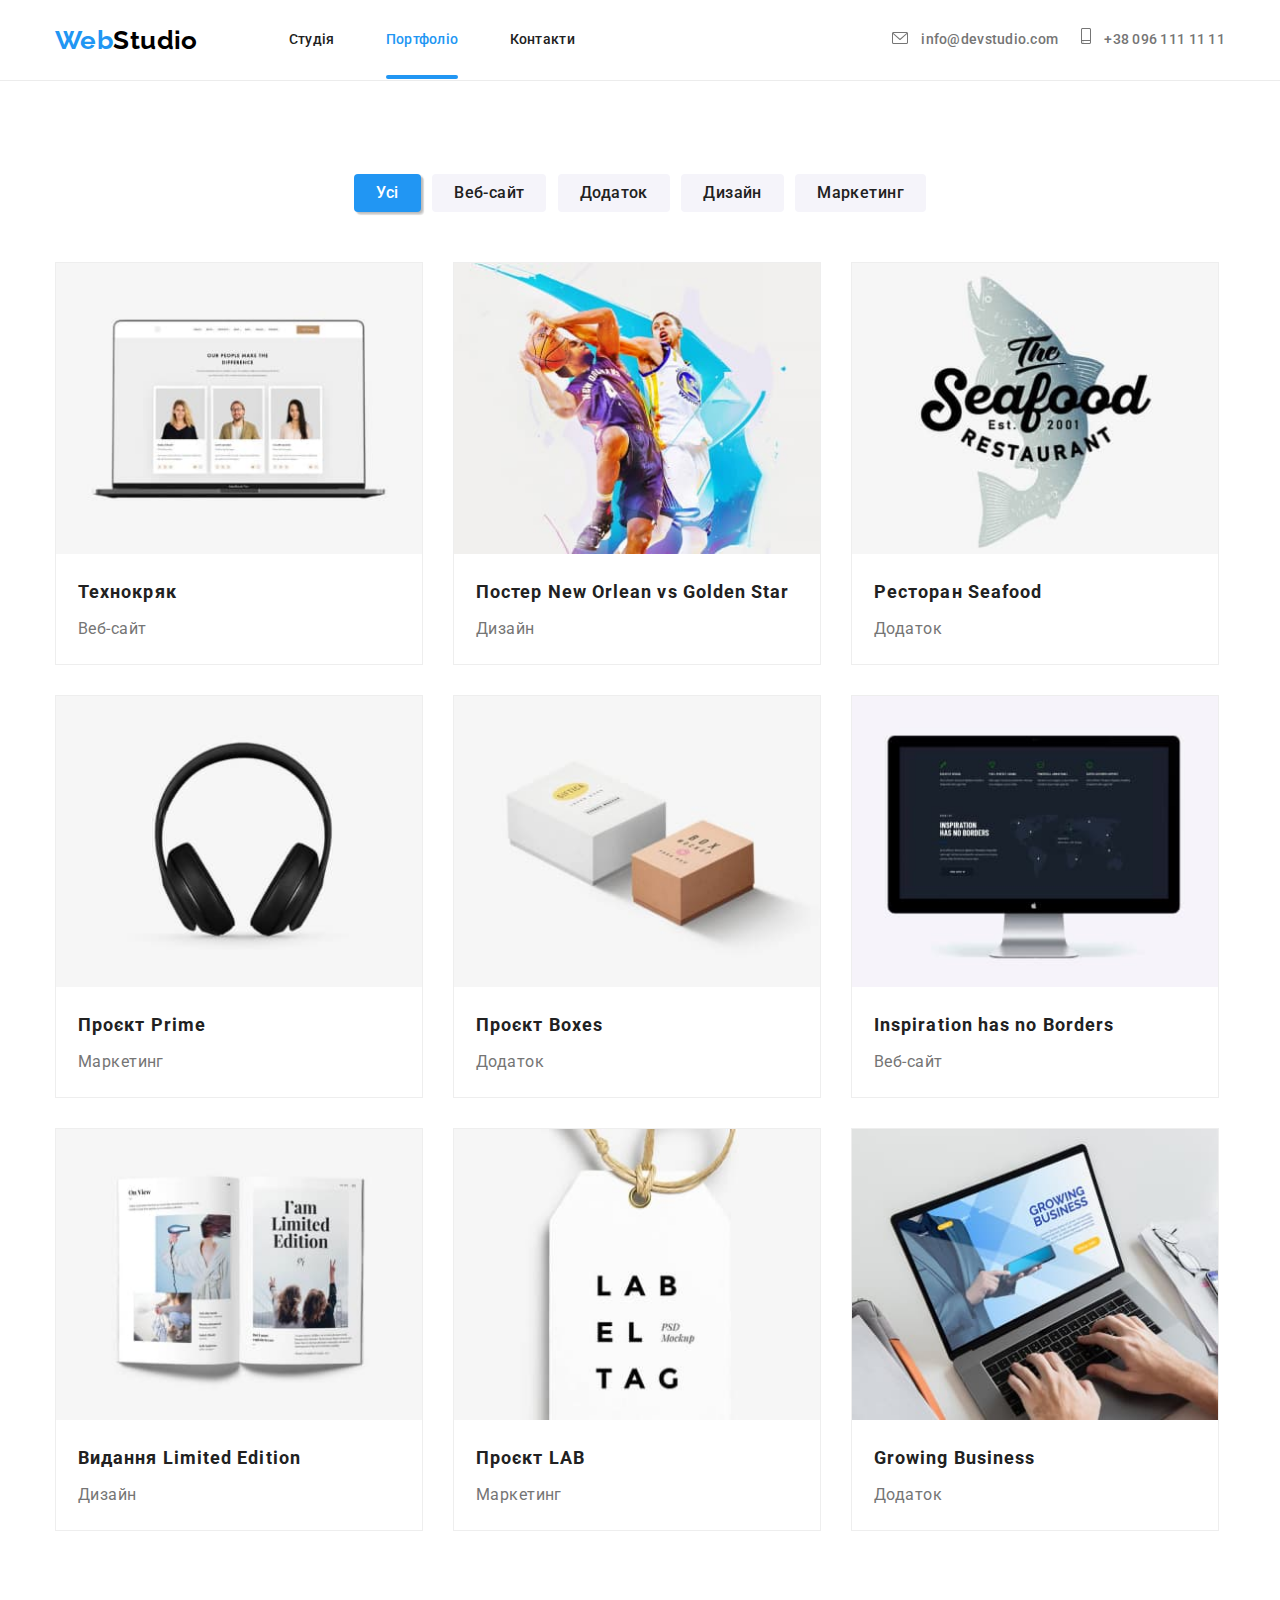
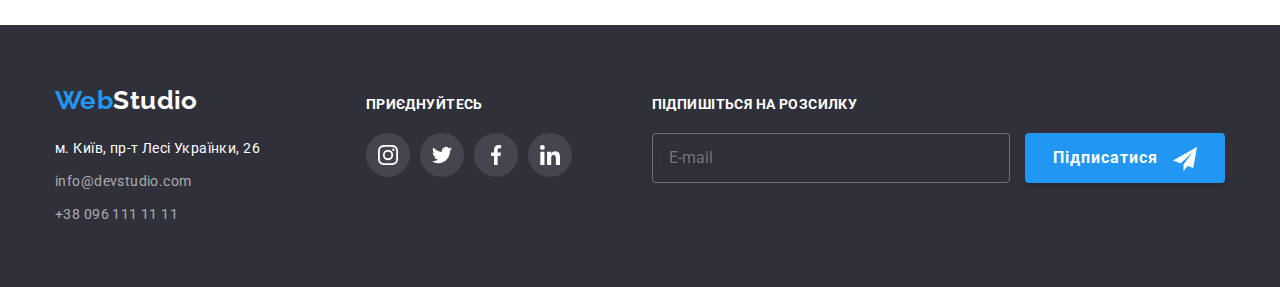
<file: portfolio.html>
<!DOCTYPE html>
<html lang="uk">
<head>
    <meta charset="UTF-8">
    <meta http-equiv="X-UA-Compatible" content="IE=edge">
    <meta name="viewport" content="width=device-width, initial-scale=1.0">
    <title>Портфоліо</title>
    <link rel="preconnect" href="https://fonts.googleapis.com">
    <link rel="preconnect" href="https://fonts.gstatic.com" crossorigin>
    <link href="https://fonts.googleapis.com/css2?family=Raleway:wght@700&family=Roboto:wght@400;500;700;900&display=swap"
        rel="stylesheet">
    <link rel="stylesheet" href="./css/styles.css">
</head>
<body>
    <header>
        <div class="top-line container">
            <!-- Панель навігації -->
            <a class="logo-h" href="./index.html" lang="en">Web<span class="logo-header">Studio</span></a>
            <nav>
                <ul class="nav-menu">
                    <li>
                        <a class="nav-link" href="./index.html">Студія</a>
                    </li>
                    <li>
                        <a class="nav-link current" href="./portfolio.html">Портфоліо</a>
                    </li>
                    <li>
                        <a class="nav-link" href="#">Контакти</a>
                    </li>
                </ul>
            </nav>
            <!-- Список контактів -->
            <ul class="contact">
                <li>
                    <a class="contact-link" href="mailto:info@devstudio.com">
                        <svg width="16" height="12" viewbox="0 0 16 12" fill="currentColor" xmlns="http://www.w3.org/2000/svg">
                            <path
                                d="M14.5 0H1.50001C0.672854 0 0 0.672853 0 1.50001V10.5C0 11.3271 0.672854 12 1.50001 12H14.5C15.3271 12 16 11.3271 16 10.5V1.50001C16 0.672853 15.3271 0 14.5 0ZM14.5 0.999994C14.5679 0.999994 14.6325 1.01409 14.6916 1.0387L8 6.83838L1.30833 1.0387C1.36742 1.01412 1.43204 0.999994 1.49998 0.999994H14.5ZM14.5 11H1.50001C1.22414 11 0.999996 10.7759 0.999996 10.5V2.09521L7.67236 7.87792C7.76661 7.95944 7.8833 7.99999 8 7.99999C8.1167 7.99999 8.23339 7.95948 8.32764 7.87792L15 2.09521V10.5C15 10.7759 14.7759 11 14.5 11Z" />
                        </svg>
                        info@devstudio.com
                    </a>
                </li>
                <li>
                    <a class="contact-link" href="tel:+380961111111">
                        <svg width="10" height="16" viewbox="0 0 10 16" fill="currentColor" xmlns="http://www.w3.org/2000/svg">
                            <path
                                d="M8.5 0H1.5C0.672848 0 0 0.672848 0 1.5V14.5C0 15.3272 0.672848 16 1.5 16H8.5C9.32715 16 10 15.3272 10 14.5V1.5C10 0.672848 9.32715 0 8.5 0ZM1.5 1H8.5C8.77588 1 9 1.22412 9 1.5V12H1V1.5C1 1.22412 1.22412 1 1.5 1ZM8.5 15H1.5C1.22412 15 1 14.7759 1 14.5V13H9V14.5C9 14.7759 8.77588 15 8.5 15Z" />
                            <path
                                d="M2.35355 13.7389C2.54882 13.9213 2.54882 14.2169 2.35355 14.3992C2.15828 14.5816 1.84172 14.5816 1.64645 14.3992C1.45118 14.2169 1.45118 13.9213 1.64645 13.7389C1.84172 13.5566 2.15828 13.5566 2.35355 13.7389Z" />
                        </svg>
                        +38 096 111 11 11
                    </a>
                </li>
            </ul>
            <!-- Бургер-меню -->
            <button class="menu-icon" type="button">
                <span></span>
            </button>
        </div>
    </header>
    <main>
        <section class="container">
            <h1 class="visually-hidden">Перелік робіт у портфоліо</h1>
            <!--  Фільтр -->
            <form class="filter" action="#" method="get">
                <div>
                    <input class="filter-check" checked type="radio" name="filter-btn" id="All-btn" value="All">
                    <label for="All-btn">Усі</label>
                </div>
                <div>
                    <input class="filter-check" type="radio" name="filter-btn" id="Web-btn" value="Web">
                    <label for="Web-btn">Веб-сайт</label>
                </div>
                <div>
                    <input class="filter-check" type="radio" name="filter-btn" id="App-btn" value="App">
                    <label for="App-btn">Додаток</label>
                </div>
                <div>
                    <input class="filter-check" type="radio" name="filter-btn" id="Design-btn" value="Design">
                    <label for="Design-btn">Дизайн</label>
                </div>
                <div>
                    <input class="filter-check" type="radio" name="filter-btn" id="Market-btn" value="Market">
                    <label for="Market-btn">Маркетинг</label>
                </div>
            </form>
            <!-- Перелік усіх робіт у портфоліо -->
            <ul class="projects-list">
                <li>
                    <a href="#.">
                        <div class="projects-item">
                            <div class="projects-description">
                                <img src="./images/portfolio-tehnohrjak.jpg"
                                    alt="На екрані ноутбука сторінка сайту з фото трьох співробітників" width="366">
                                <p>Ресурс пропонує комплексні пропозиції з різним рівнем функціоналу та сервісів. Все це дозволить
                                    відвідувачу отримати вичерпні відомості про компанію чи приватну особу. <br>
                                    Scroll test<br>
                                    Lorem ipsum dolor sit amet, consectetur adipisicing elit. In consequatur odio placeat odit voluptate tenetur ipsa doloremque quasi. 
                                    Veritatis eveniet fugiat aspernatur facilis ea quia, consequatur, facere at voluptate totam ex? Rerum sunt aperiam, voluptas dolorum hic eum sed quo sequi velit labore alias, autem esse in. Cum, rem quos!
                                </p>
                            </div>
                            <h2 class="projects-title">Технокряк</h2>
                            <p>Веб-сайт</p>
                        </div>
                    </a>
                </li>
                <li>
                    <a href="#.">
                        <div class="projects-item">
                            <div class="projects-description">
                                <img src="./images/portfolio-bascketball-poster.jpg" alt="Двоє чоловіків грають у баскетбол"
                                    width="366">
                                <p>Ресурс пропонує комплексні пропозиції з різним рівнем функціоналу та сервісів. Все це дозволить
                                    відвідувачу отримати вичерпні відомості про компанію чи приватну особу.</p>
                            </div>
                            <h2 class="projects-title">Постер <span lang="en">New Orlean vs Golden Star</span></h2>
                            <p>Дизайн</p>
                        </div>
                    </a>
                </li>
                <li>
                    <a href="#.">
                        <div class="projects-item">
                            <div class="projects-description">
                                <img src="./images/portfolio-restaurant.jpg" alt="Намальована риба з назвою ресторану" width="366">
                                <p>Ресурс пропонує комплексні пропозиції з різним рівнем функціоналу та сервісів. Все це дозволить
                                    відвідувачу отримати вичерпні відомості про компанію чи приватну особу.</p>
                            </div>
                            <h2 class="projects-title">Ресторан <span lang="en">Seafood</span></h2>
                            <p>Додаток</p>
                        </div>
                    </a>
                </li>
                <li>
                    <a href="#.">
                        <div class="projects-item">
                            <div class="projects-description">
                                <img src="./images/portfolio-prime-project.jpg" alt="Фото накладних навушників" width="366">
                                <p>Ресурс пропонує комплексні пропозиції з різним рівнем функціоналу та сервісів. Все це дозволить
                                    відвідувачу отримати вичерпні відомості про компанію чи приватну особу.</p>
                            </div>
                            <h2 class="projects-title">Проєкт <span lang="en">Prime</span></h2>
                            <p>Маркетинг</p>
                        </div>
                    </a>
                </li>
                <li>
                    <a href="#.">
                        <div class="projects-item">
                            <div class="projects-description">
                                <img src="./images/portfolio-boxes-project.jpg" alt="Дві коробки з надписами" width="366">
                                <p>Ресурс пропонує комплексні пропозиції з різним рівнем функціоналу та сервісів. Все це дозволить
                                    відвідувачу отримати вичерпні відомості про компанію чи приватну особу.</p>
                            </div>
                            <h2 class="projects-title">Проєкт <span lang="en">Boxes</span></h2>
                            <p>Додаток</p>
                        </div>
                    </a>
                </li>
                <li>
                    <a href="#.">
                        <div class="projects-item">
                            <div class="projects-description">
                                <img src="./images/portfolio-inspiration.jpg" alt="На екрані монітора сторінка сайту з мапою світу"
                                    width="366">
                                <p>Ресурс пропонує комплексні пропозиції з різним рівнем функціоналу та сервісів. Все це дозволить
                                    відвідувачу отримати вичерпні відомості про компанію чи приватну особу.</p>
                            </div>
                            <h2 class="projects-title" lang="en">Inspiration has no Borders</h2>
                            <p>Веб-сайт</p>
                        </div>
                    </a>
                </li>
                <li>
                    <a href="#.">
                        <div class="projects-item">
                            <div class="projects-description">
                                <img src="./images/portfolio-limited-edition.jpg" alt="Розворот журналу з фото та статтями"
                                    width="366">
                                <p>Ресурс пропонує комплексні пропозиції з різним рівнем функціоналу та сервісів. Все це дозволить
                                    відвідувачу отримати вичерпні відомості про компанію чи приватну особу.</p>
                            </div>
                            <h2 class="projects-title">Видання <span lang="en">Limited Edition</span></h2>
                            <p>Дизайн</p>
                        </div>
                    </a>
                </li>
                <li>
                    <a href="#.">
                        <div class="projects-item">
                            <div class="projects-description">
                                <img src="./images/portfolio-lab-project.jpg" alt="На мотузці ярлик з написами" width="366">
                                <p>Ресурс пропонує комплексні пропозиції з різним рівнем функціоналу та сервісів. Все це дозволить
                                    відвідувачу отримати вичерпні відомості про компанію чи приватну особу.</p>
                            </div>
                            <h2 class="projects-title">Проєкт <span lang="en">LAB</span></h2>
                            <p>Маркетинг</p>
                        </div>
                    </a>
                </li>
                <li>
                    <a href="#.">
                        <div class="projects-item">
                            <div class="projects-description">
                                <img src="./images/portfolio-business.jpg" alt="Фото ноутбука з руками людини над його клавіатурою"
                                    width="366">
                                <p>Ресурс пропонує комплексні пропозиції з різним рівнем функціоналу та сервісів. Все це дозволить
                                    відвідувачу отримати вичерпні відомості про компанію чи приватну особу.</p>
                            </div>
                            <h2 class="projects-title" lang="en">Growing Business</h2>
                            <p>Додаток</p>
                        </div>
                    </a>
                </li>
            </ul>
        </section>
    </main>
    <footer class="footer-section">
        <div class="footer-flex container">
            <!-- Лого, адреса та контакти -->
            <div>
                <a class="logo-f" href="./index.html" lang="en">Web<span class="logo-footer">Studio</span></a>
                <address>
                    <ul class="adress-link">
                        <li>
                            <a class="contact-link-map" href="https://goo.gl/maps/CPtrU1FHBa2aNyZL9" target="_blank"
                                rel="noopener noreferrer nofollow">м. Київ, пр-т Лесі Українки, 26</a>
                        </li>
                        <li>
                            <a class="contact-link-footer" href="mailto:info@devstudio.com">info@devstudio.com</a>
                        </li>
                        <li>
                            <a class="contact-link-footer" href="tel:+380961111111">+38 096 111 11 11</a>
                        </li>
                    </ul>
                </address>
            </div>
            <!-- Соціальні мережі -->
            <div class="social-links">
                <p class="social-links__title">Приєднуйтесь</p>
                <ul class="social-links__list">
                    <li><a href="#.">
                            <svg width="44" height="44" fill="none">
                                <path fill="#fff" fill-opacity=".1"
                                    d="M44 22a21.931 21.931 0 0 1-6.444 15.556A21.931 21.931 0 0 1 22 44a21.931 21.931 0 0 1-15.556-6.444A21.931 21.931 0 0 1 0 22 21.931 21.931 0 0 1 6.444 6.444 21.931 21.931 0 0 1 22 0a21.931 21.931 0 0 1 15.556 6.444A21.931 21.931 0 0 1 44 22Z" />
                                <g fill="#fff" clip-path="url(#a)">
                                    <path
                                        d="M31.98 17.88c-.046-1.063-.218-1.793-.464-2.426a4.881 4.881 0 0 0-1.157-1.774 4.922 4.922 0 0 0-1.77-1.153c-.637-.246-1.363-.418-2.426-.464-1.07-.051-1.41-.063-4.126-.063-2.715 0-3.055.012-4.122.059-1.063.046-1.793.219-2.426.465a4.879 4.879 0 0 0-1.774 1.156 4.923 4.923 0 0 0-1.152 1.77c-.247.637-.418 1.363-.465 2.426-.051 1.07-.063 1.41-.063 4.126 0 2.715.012 3.055.059 4.122.047 1.063.219 1.793.465 2.426a4.932 4.932 0 0 0 1.156 1.774c.5.508 1.106.902 1.77 1.152.637.247 1.364.419 2.426.465 1.067.047 1.407.059 4.122.059 2.716 0 3.055-.012 4.122-.059 1.063-.046 1.793-.218 2.426-.464a5.116 5.116 0 0 0 2.927-2.927c.246-.637.418-1.364.465-2.426.047-1.067.058-1.407.058-4.122s-.004-3.055-.05-4.122Zm-1.8 8.166c-.044.977-.208 1.504-.344 1.855a3.318 3.318 0 0 1-1.9 1.9c-.35.136-.882.3-1.855.343-1.055.047-1.371.059-4.04.059-2.668 0-2.989-.012-4.04-.059-.977-.043-1.504-.207-1.856-.344a3.076 3.076 0 0 1-1.148-.746 3.109 3.109 0 0 1-.747-1.148c-.136-.352-.3-.883-.343-1.856-.047-1.055-.059-1.372-.059-4.04 0-2.669.012-2.99.059-4.04.043-.977.207-1.504.343-1.856a3.04 3.04 0 0 1 .75-1.149 3.104 3.104 0 0 1 1.15-.746c.35-.136.882-.3 1.855-.344 1.055-.046 1.372-.058 4.04-.058 2.672 0 2.989.011 4.04.058.977.043 1.504.207 1.856.344.433.16.828.414 1.148.746.332.325.586.715.747 1.15.136.35.3.882.343 1.855.047 1.055.059 1.371.059 4.04 0 2.668-.012 2.98-.059 4.036Z" />
                                    <path
                                        d="M22.037 16.864a5.139 5.139 0 1 0 5.138 5.138 5.139 5.139 0 0 0-5.138-5.138Zm0 8.47a3.333 3.333 0 1 1 .001-6.666 3.333 3.333 0 0 1 0 6.667ZM28.578 16.661a1.2 1.2 0 1 1-2.4 0 1.2 1.2 0 0 1 2.4 0Z" />
                                </g>
                                <defs>
                                    <clipPath id="a">
                                        <path fill="#fff" d="M12 12h20v20H12z" />
                                    </clipPath>
                                </defs>
                            </svg>
                        </a></li>
                    <li><a href="#.">
                            <svg width="44" height="44" fill="none">
                                <path fill="#fff" fill-opacity=".1"
                                    d="M44 22a21.931 21.931 0 0 1-6.444 15.556A21.931 21.931 0 0 1 22 44a21.931 21.931 0 0 1-15.556-6.444A21.931 21.931 0 0 1 0 22 21.931 21.931 0 0 1 6.444 6.444 21.931 21.931 0 0 1 22 0a21.931 21.931 0 0 1 15.556 6.444A21.931 21.931 0 0 1 44 22Z" />
                                <g clip-path="url(#a)">
                                    <path fill="#fff"
                                        d="M32 15.799a8.551 8.551 0 0 1-2.363.647 4.077 4.077 0 0 0 1.804-2.266 8.193 8.193 0 0 1-2.6.992 4.099 4.099 0 0 0-7.093 2.804c0 .325.028.638.096.935-3.409-.166-6.425-1.8-8.452-4.289a4.128 4.128 0 0 0-.56 2.073c0 1.42.73 2.679 1.82 3.407a4.048 4.048 0 0 1-1.852-.505v.045a4.119 4.119 0 0 0 3.285 4.03 4.09 4.09 0 0 1-1.075.134c-.262 0-.527-.015-.776-.07.531 1.624 2.039 2.818 3.831 2.857a8.239 8.239 0 0 1-5.084 1.748 7.69 7.69 0 0 1-.981-.056 11.544 11.544 0 0 0 6.29 1.84c7.545 0 11.67-6.25 11.67-11.668 0-.18-.006-.356-.015-.53A8.18 8.18 0 0 0 32 15.8Z" />
                                </g>
                                <defs>
                                    <clipPath id="b">
                                        <path fill="#fff" d="M12 12h20v20H12z" />
                                    </clipPath>
                                </defs>
                            </svg>
                        </a></li>
                    <li><a href="#.">
                            <svg width="44" height="44" fill="none">
                                <path fill="#fff" fill-opacity=".1"
                                    d="M44 22a21.931 21.931 0 0 1-6.444 15.556A21.931 21.931 0 0 1 22 44a21.931 21.931 0 0 1-15.556-6.444A21.931 21.931 0 0 1 0 22 21.931 21.931 0 0 1 6.444 6.444 21.931 21.931 0 0 1 22 0a21.931 21.931 0 0 1 15.556 6.444A21.931 21.931 0 0 1 44 22Z" />
                                <g clip-path="url(#a)">
                                    <path fill="#fff"
                                        d="M25.33 15.32h1.827v-3.18a23.588 23.588 0 0 0-2.66-.14c-2.633 0-4.436 1.656-4.436 4.7v2.8h-2.905v3.555h2.905V32h3.562v-8.944h2.787l.443-3.555h-3.231v-2.45c0-1.027.277-1.73 1.709-1.73Z" />
                                </g>
                                <defs>
                                    <clipPath id="c">
                                        <path fill="#fff" d="M12 12h20v20H12z" />
                                    </clipPath>
                                </defs>
                            </svg>
                        </a></li>
                    <li><a href="#.">
                            <svg width="44" height="44" fill="none">
                                <path fill="#fff" fill-opacity=".1"
                                    d="M44 22a21.931 21.931 0 0 1-6.444 15.556A21.931 21.931 0 0 1 22 44a21.931 21.931 0 0 1-15.556-6.444A21.931 21.931 0 0 1 0 22 21.931 21.931 0 0 1 6.444 6.444 21.931 21.931 0 0 1 22 0a21.931 21.931 0 0 1 15.556 6.444A21.931 21.931 0 0 1 44 22Z" />
                                <g fill="#fff" clip-path="url(#a)">
                                    <path
                                        d="M31.995 32H32v-7.336c0-3.588-.772-6.352-4.967-6.352-2.017 0-3.37 1.106-3.923 2.155h-.058v-1.82h-3.978v13.352h4.142v-6.611c0-1.741.33-3.425 2.486-3.425 2.124 0 2.156 1.987 2.156 3.536V32h4.137ZM12.33 18.648h4.147V32H12.33V18.648ZM14.402 12A2.402 2.402 0 0 0 12 14.402c0 1.325 1.076 2.424 2.402 2.424 1.325 0 2.401-1.099 2.401-2.424A2.403 2.403 0 0 0 14.402 12Z" />
                                </g>
                                <defs>
                                    <clipPath id="d">
                                        <path fill="#fff" d="M12 12h20v20H12z" />
                                    </clipPath>
                                </defs>
                            </svg>
                        </a></li>
                </ul>
            </div>
            <!-- Підписка на розсилку -->
            <form class="subscribe" action="#" method="get">
                <p class="subscribe__title">Підпишіться на розсилку</p>
                <input class="subscribe__input" type="email" name="E-mail" placeholder="E-mail">
                <button class="subscribe__button" type="submit">
                    Підписатися
                    <img src="./images/icon-send.png" alt="-->">
                </button>
            </form>
        </div>
    </footer>
    <script src="./js/script.js"></script>
</body>     
</html>
</file>
<file: css/styles.css>
/*============================ Обнулення стилів ============================*/
* {
    padding: 0;
    margin: 0;
    border: 0;
}
*,
*:before,
*:after {
    -moz-box-sizing: border-box;
    -webkit-box-sizing: border-box;
    box-sizing: border-box;
}
:focus,
:active {
    outline: none;
}
a:focus,
a:active {
    outline: none;
}
nav,
footer,
header,
aside {
    display: block;
}
html,
body {
    height: 100%;
    width: 100%;
    font-size: 100%;
    line-height: 1;
    font-size: 14px;
    -ms-text-size-adjust: 100%;
    -moz-text-size-adjust: 100%;
    -webkit-text-size-adjust: 100%;
}
input,
button,
textarea {
    font-family: inherit;
}
input::-ms-clear {
    display: none;
}
button {
    cursor: pointer;
    -webkit-tap-highlight-color: transparent; /*щоб прибрати блакитне мерехтіння кнопок при натисканні*/
}
button::-moz-focus-inner {
    padding: 0;
    border: 0;
}
a,
a:visited {
    text-decoration: none;
    -webkit-tap-highlight-color: transparent; /*щоб прибрати блакитне мерехтіння ссилок при натисканні*/
}
a:hover {
    text-decoration: none;
}
ul li {
    list-style: none;
}
img {
    vertical-align: top;
}
h1,
h2,
h3,
h4,
h5,
h6 {
    font-size: inherit;
    font-weight: 400;
}
/* Палітра */
:root {
    --primary-text-color: #757575;
    --title-text-color: #212121;
    --accent-color: #2196F3;
    --accent-color-active: #188CE8;
    --primary-white-color: #ffffff;
    --background-dark-color: #2F303A;
    --background-light-color: #F5F4FA;
    --bacground-hero-color: #C4C4C4;
    --overlay-hero-color: rgba(47, 48, 58, 0.4);
    --overlay-features-color: rgba(47, 48, 58, 0.8);
    --adress-color :rgba(255, 255, 255, 0.6);
    --border-portfolio-color: #EEEEEE;
    --nav-line-color: #ECECEC;
    --logo-black-color: #000000;
    --background-items-descr: rgba(33, 150, 243, 0.9);
}
/* Паттерн для приховування заголовків */
.visually-hidden {
    position: absolute;
    white-space: nowrap;
    width: 1px;
    height: 1px;
    overflow: hidden;
    border: 0;
    padding: 0;
    clip: rect(0 0 0 0);
    clip-path: inset(50%);
    margin: -1px;
}
/* ============================ Загальний стиль ============================ */
body {
    max-width: 1600px;
    margin: 0px auto; /* ? - центрує body відносно вікна браузера*/
    background-color: var(--primary-white-color);
    color: var(--primary-text-color);
    font-family: 'Roboto', sans-serif;
    font-weight: 400;
    line-height: 1.71;
    letter-spacing: 0.03em;
}
body._lock {
    overflow: hidden; /*_lock, доданий через js, блокує скрол контенту body при активному бургері*/
}
header {
    width: 100%;            /*вся батьківська ширина, тут це body*/
    border-bottom: 1px solid var(--nav-line-color);
 /*---------- робить фіксовану лінійку навігації --------------*/
    position: fixed;
    top: 0;
    left: 0;
    z-index: 50; /*можна ставити більше значення, щоб поверх всіх було*/
}
header:before{
    content: '';
    position: absolute;
    top: 0;
    left: 0;
    width: 100%;
    height: 100%;
    background-color: var(--primary-white-color);
    z-index: 1;
}
.top-line {
    position: relative;
    z-index: 2;
}
/* ------------------------------------------------------------ */
.container {
    max-width: 1190px;
    margin: 0 auto; /* ? - центрує контейнер відносно body*/
    padding: 0 10px;
}
/* Flex-контейнери */
.features-list,
.work-list,
.team-list,
.clients-list,
.projects-list {
    display: flex;
    flex-wrap: wrap;
    gap: 30px;
    /* ?justify-content: space-between;  - не підходить, бо не залишає проміжку між єлементами при звуженні браузера  */
}
/*  Загальні нижні відступи огорток секцій */
.features,
.work,
.team,
.clients {
    margin-bottom: 94px;
}
/* Заголовки секцій */
.section-title {
    color: var(--title-text-color);
    font-size: 36px;
    font-weight: 700;
    line-height: 1.17;
    text-align: center;
    margin-bottom: 50px;
}

/* ============================ Логотип ============================ */
.logo-h,
.logo-f {
    color: var(--accent-color);
    font-family: 'Raleway', sans-serif;
    font-weight: 700;
    font-size: 26px;
    line-height: 1.19;
}
.logo-h {
    margin: 0px 91px 0px 0px;
}
.logo-header {
    color: var(--logo-black-color);
}
.logo-footer {
    color: var(--primary-white-color);
}

/* ============================ Навігація ============================*/
.top-line {
    height: 80px;
    display: flex;
    flex-wrap: wrap;
    align-items: center;
    justify-content: space-between;
}
.nav-menu {
    width: 286px;
    display: flex;
    flex-wrap: wrap;
    justify-content: space-between;
}
.contact {
    width: 333px;
    display: flex;
    flex-wrap: wrap;
    justify-content: space-between;
    margin-left: auto;
}
.contact-link svg {
    margin-right: 10px;
}
.nav-link,
.contact-link {
    font-weight: 500;
    line-height: 1.14;
    letter-spacing: 0.02em;
    color: inherit;
}
.nav-link {
    color: var(--title-text-color);
}
.nav-link:hover,
.nav-link:focus,
.contact-link:hover,
.contact-link:focus,
.contact-link-footer:hover,
.contact-link-footer:focus,
.contact-link-map:hover,
.contact-link-map:focus {
    color: var(--accent-color);
}
.current {
    color: var(--accent-color);
    position: relative;
}
/* Підкреслення активного елемента навігації */
.current:after {
    content: '';
    display: inline-block;
    position: absolute;
    width: 100%;
    left: 0;
    bottom: -32px;
    height: 4px;
    border-radius: 2px;
    background-color: var(--accent-color);
}

/* ============================ Hero ============================ */
.hero {
    min-height: 600px;
    padding: 200px 0px;
    margin-top: 80px; /*відступ для фвксованої лінійки навігації*/
    margin-bottom: 94px;
    text-align: center; /*?- центрує рядковий елемент (кнопку)*/
    background-color: var(--overlay-hero-color);
    position: relative;
}
.hero img {
    width: 100%;
    height: 100%;
    object-fit: cover;
    position: absolute;
    left: 0;
    top: 0;
    z-index: -1;
}
.hero-title {
    color: var(--primary-white-color);
    font-weight: 900;
    font-size: 44px;
    line-height: 1.36;
    letter-spacing: 0.06em;
    text-transform: uppercase;
    max-width: 696px;
    margin: 0px auto 30px auto; /*?- центрує блочний елемент відступами*/
}
.hero-button {
    background-color: var(--accent-color);
    color: var(--primary-white-color);
    font-family: inherit;
    font-weight: 700;
    font-size: 16px;
    line-height: 1.88;
    letter-spacing: 0.06em;
    cursor: pointer;
    width: 216px;
    height: 50px;
    box-shadow: 0px 4px 4px rgba(0, 0, 0, 0.15);
    border-radius: 4px;
}
.hero-button:hover,
.hero-button:focus {
    background-color: var(--accent-color-active);
}

/* ============================ Особливості ============================ */
.features-item {
    width: 270px;     
}
.features-icon {
    width: 270px;
    height: 120px;
    position: relative;
    margin-bottom: 30px;
    background-color: var(--background-light-color);
    border-radius: 4px;
    transition: all .3s ease; /*? затримка зміни кольору при ховері*/
}
.features-icon svg {
    position: absolute;
    left: 50%;
    top: 50%;
    transform: translate(-50%, -50%); /*? Знайти як це працює*/
}
.features-icon:hover {
    background-color: var(--accent-color);
}
.features-icon:hover svg path{
    fill: var(--primary-white-color);
}
.features-title {
    color: var(--title-text-color);
    font-weight: 700;
    line-height: 1.14;
    text-transform: uppercase;
    margin-bottom: 10px;
}

/* ============================ Чим ми займаємося ============================ */
.work-item {
    position: relative;
}
.work-item p {
    position: absolute;
    width: 100%;
    height: 70px;
    bottom: 0;
    background-color: var(--overlay-features-color);
    text-align: center;
    padding-top: 27px;
    color: var(--primary-white-color);
    text-transform: uppercase;
    font-weight: 700;
    line-height: 1.14;
}

/* ============================ Наша команда ============================ */
.team {
    background-color: var(--background-light-color);
    padding: 94px 0px;
    text-align: center;
}
.team-item {
    background-color: var(--primary-white-color);
    box-shadow: 0px 1px 3px rgba(0, 0, 0, 0.12), 0px 1px 1px rgba(0, 0, 0, 0.14), 0px 2px 1px rgba(0, 0, 0, 0.2);
    border-radius: 0px 0px 4px 4px;
}
.team-title {
    color: var(--title-text-color);
    font-weight: 500;
    font-size: 16px;
    line-height: 1.19;
    margin: 30px 0px 10px 0px;
}
.teammate {
    font-size: 16px;
    line-height: 1.19;
    margin-bottom: 16px;
}
.team-links-list {
    width: 206px;
    display: flex;
    margin: 0px auto 30px auto;
    justify-content: space-between;
    align-items: center;
}
.team-links-list a:hover .circle,
.team-links-list a:focus .circle {
    fill: var(--accent-color);
}
.team-links-list a:hover path,
.team-links-list a:focus path {
    fill: var(--primary-white-color);
}

/* ============================ Постійні клієнти ============================ */
.clients-item {   /*? цей клас присвоєно на li*/
    max-height: 92px;
}
.clients-item:hover svg path,
.clients-list a:focus svg path { /*? focus (на відміну від hover) працює тільки для "інтерактивних" тегів, тому довелося достукуватися до тегу а, замість того, щоб звернутися до класу на li*/
    fill: var(--accent-color);
}
.clients-item:hover svg rect,
.clients-list a:focus svg rect {
    stroke: var(--accent-color);
}

/* ============================ Footer ============================ */
.footer-section {
    background-color: var(--background-dark-color);
    padding: 60px 0px;
}
.footer-flex {
    display: flex;
    flex-wrap: wrap;
    justify-content: space-between;
}
.adress-link {
    width: 231px;
    margin-top: 20px;
}
.adress-link li {
    margin-bottom: 9px;
    font-style: normal;
}
.adress-link li:last-child {
    margin-bottom:0;
}
.contact-link-footer {
    color: var(--adress-color);
} 
.contact-link-map {
    color: var(--primary-white-color);
}
.social-links{
    margin-top: 12px;
}
.social-links__title,
.subscribe__title {
    font-weight: 700;
    font-size: 14px;
    line-height: 1.14;
    text-transform: uppercase;
    color: var(--primary-white-color);
}
.social-links__list {
    width: 206px;
    height: 44px;
    display: flex;
    justify-content: space-between;
    margin-top: 20px;
}
.social-links__list a:hover svg > path,
.social-links__list a:focus svg > path {
    fill: var(--accent-color);
    fill-opacity: 1;
}
.subscribe {
    margin-top: 12px;
}
.subscribe__input {
    width: 358px;
    height: 50px;
    padding-left: 16px;
    margin-right: 12px;
    margin-top: 20px;
    margin-bottom: 12px;
    border: 1px solid rgba(255, 255, 255, 0.3);
    filter: drop-shadow(0px 4px 4px rgba(0, 0, 0, 0.15));
    border-radius: 4px;
    background-color: inherit;
    color: var(--adress-color);
    font-size: 16px;
    line-height: 1.25;
}
.subscribe__input:focus {
    border: 1px solid var(--accent-color-active);
}
.subscribe__button {
    width: 200px;
    height: 50px;
    font-weight: 700;
    font-size: 16px;
    line-height: 1.88;
    letter-spacing: 0.06em;
    box-shadow: 0px 4px 4px rgba(0, 0, 0, 0.15);
    border-radius: 4px;
    background-color: var(--accent-color);
    color: var(--primary-white-color);
}
.subscribe__button img {
    margin-top: 4px;
    margin-left: 10px;
}
.subscribe__button:hover,
.subscribe__button:focus {
    background-color: var(--accent-color-active);
}

/* !============================ Портфоліо ================================ */

/* ============================ Фільтр ============================ */
.filter {
    max-width: 580px;
    margin: 0 auto;
    /* margin-top: 94px; */
    margin-top: 174px; /*- змінено щоб зберегти відступ 94рх до фіксованої лінійки навігації*/
    display: flex;
    flex-wrap: wrap;
    align-items: center;
    gap: 7px;
}
.filter label {
    background-color: var(--background-light-color);
    font-family: inherit;
    color: var(--title-text-color);
    font-weight: 500;
    font-size: 16px;
    line-height: 1.63;
    border-radius: 4px;
    padding: 6px 22px;
    display: inline-block;
}
.filter-check {
    opacity: 0;
    width: 1px;
    height: 1px;
}
.filter label:hover,
.filter-check:checked + label {
    background-color: var(--accent-color);
    color: var(--primary-white-color);
    cursor: pointer;
    box-shadow: 3px 3px 1px rgba(0, 0, 0, 0.1), 2px 1px 2px rgba(0, 0, 0, 0.08), 2px 2px 2px rgba(0, 0, 0, 0.12);
}
.filter label:active {
    box-shadow: 1px 1px 1px rgba(0, 0, 0, 0.1);
}

/* ============================ Перелік робіт у портфоліо ============================ */
.projects-list {
    margin-top: 50px;
    margin-bottom: 94px;
}
.projects-list li {
    width: 368px;
    border: 1px solid  var(--border-portfolio-color);
    background-color: var(--primary-white-color);
}
.projects-list a {
    color: inherit;
}
.projects-item {
    height: 100%;
}
.projects-description {
    position: relative;
}
.projects-description p {
    position: absolute;
    top: 0;
    left: 0;
    width: 100%;
    height: 100%;
    padding: 63px 24px;
    font-size: 18px;
    line-height: 1.56;
    color: var(--primary-white-color);
    background-color: var(--background-items-descr);
    opacity: 0;
    transition: opacity .3s ease-in-out;
    overflow: auto; /*скрол тексту (якщо буде додаватися його більше) в межах батьківського розміру*/
}
.projects-title {
    margin: 20px 22px 4px 22px;
    color: var(--title-text-color);
    font-size: 18px;
    font-weight: 700;
    line-height: 2;
    letter-spacing: 0.06em;
}
.projects-item > p { 
    font-size: 16px;
    line-height: 1.88;
    margin: 0 22px 20px 22px;
}
/*?  Якщо поставити пробіл перед :hover то ефект буде працювати на кожного нащадка цього батьківського елементу окремо*/
/*?  наприклад тут (.projects-list li :hover) - дасть ефект тіні на кожен "р" "h2" "img"... тощо */
.projects-list a:focus .projects-item,
.projects-list a:hover .projects-item{
    box-shadow: 0px 1px 1px rgba(0, 0, 0, 0.12), 0px 4px 4px rgba(0, 0, 0, 0.06), 1px 4px 6px rgba(0, 0, 0, 0.16);
}
.projects-list a:focus .projects-description > p,
.projects-list a:hover .projects-description > p {
    opacity: 1;
}

/*  !=============== Бургер-меню =============== */
.menu-icon {
    display: none;
    z-index: 5;
    position: relative;
    width: 30px;
    height: 18px;
}
button.menu-icon {   /*це щоб позбутися background-color: buttonface*/
    background-color: var(--primary-white-color);
}
.menu-icon::before,
.menu-icon::after,
.menu-icon span {
    left: 0;
    position: absolute;
    height: 18%;
    width: 100%;
    transition: all 0.3s ease 0s;
    background-color: var(--accent-color-active);
}
.menu-icon::before,
.menu-icon::after {
    content: '';
}
.menu-icon::before {
    top: 0;
}
.menu-icon::after {
    bottom: 0;
}
.menu-icon span {
    top: 50%;
    transform: scale(1) translate(0px, -50%);
}
.menu-icon._active span {
    transform: scale(0) translate(0px, -50%);
}
.menu-icon._active::before {
    top: 50%;
    transform: rotate(-45deg) translate(0px,-70%);
}.menu-icon._active::after {
    bottom: 50%;
    transform: rotate(45deg) translate(0px, 70%);
}

/*!=============== МЕДІА-ЗАПИТИ Breakpoint ===============*/

/* ---------- 993px - 1200px ---------- */
@media (max-width: 1200px){
    .container {
        max-width: 970px;
        padding: 0 15px;
    }
    .features-list,
    .work-list,
    .team-list,
    .clients-list,
    .projects-list,
    .filter {
        justify-content: center;
    }
    .hero,
    .features,
    .work,
    .team,
    .clients,
    .projects-list {
        margin-bottom: 60px;
    }
    .section-title {
        font-size: 30px;
        margin-bottom: 30px;
    }
    .team {
        padding: 60px 0px;
    }
    .team-title {
        margin-top: 20px;
    }
    .team-links-list {
        margin-bottom: 20px;
    }
    .subscribe__button {
        display: block;
    }
    .projects-list {
        margin-top: 30px;
    }
}

/* ---------- 768px - 992px ---------- */
@media (max-width: 992px) {
    .logo-h{
        margin-right: 85px;
    }
    .contact {
        display: block;
        max-width: 170px;
    }
    .hero {
        min-height: 400px;
        padding: 118px 0;
    }
    .hero img {
        max-width: 100%;
    }
    .hero-title {
        font-size: 26px;
        max-width: 500px;
    }
    .footer-section {
        padding: 40px 0px;
    }
    .footer-flex {
        text-align: center;
        justify-content: space-around;
    }
    .subscribe__button {
        display: inline-block;
    }
}

/* ---------- 576px - 767px ---------- */
@media (max-width: 767px) {
    .top-line {
        height: 60px;
    }
     .logo-h{
        margin-right: 0px;
        z-index: 5;       /*такий, як і у бургера .menu-icon*/
    }
    .menu-icon {
        display: block;
    }
    .nav-menu {
        display: block ;
        position: fixed;
        top: 0;
        right: -100%;
        width: 100%;
        height: 80%;
        background-color: var(--background-dark-color);
        padding: 80px 0px 30px 0px;
        transition: all 0.3s ease 0s;
        overflow: auto;
    }
    .nav-menu._active { /*клас _active додається у html за допомогою js*/
        right: 0;
    }
    .nav-menu::before { /*плашка header::before не підійшла, томущо закриває чомусь собою все*/
        content: '';
        position: fixed;
        width: 100%;
        top: 0;
        left: 0;
        height: 60px;   /*висота як у top-line, яку плашка повинна собою прикрити*/
        background-color: var(--primary-white-color);
        z-index: 1;
    }
    .nav-menu li {
        font-size: 20px;
        margin: 0px 30px 10px 30px;
        margin-bottom: 10px;
    }
    .nav-menu li:active {
        background-color: rgba(255, 255, 255, 0.08);
        padding: 0px 30px 0px 30px;
        margin: 0px 0px 10px 0px;
        transition: all 0.3s ease 0s;
    }
    .nav-menu li:last-child {
        margin-bottom: 0px;
    }
    .nav-link {
        display: inline-block;
        color: var(--primary-white-color);
        width: 100%;
    }
    .current {
        color: var(--accent-color);
    }
    .current:after {
        display: none;
    }
    .contact {
        position: fixed;
        top: 80%;
        right: -100%;
        min-width: 100%;
        height: 20%;
        background-color: var(--background-dark-color);
        padding-left: 30px;
        transition: right 0.3s ease 0s;
        overflow: auto;
    }
    .contact._active {
        right: 0;
    }
    .contact-link {
        color: var(--adress-color);
        font-size: 16px;
        line-height: 1.9;
    }
    .hero {
        margin-top: 60px;
    }
    .filter {
        margin-top: 110px;
    }
    .footer-flex {
        flex-direction: column;
        align-items: center;
        gap: 40px;
    }
     .social-links,
     .subscribe{
        margin-top: 0;
    }
    .subscribe__input {
        padding-left: 12px;
        margin: 20px auto 12px auto;
    }
    .subscribe__input,
    .subscribe__button { 
        width: 100%;
        min-width: 250px;
        max-width: 450px;
    }
}

/* ---------- 480px - 575px ---------- */
@media (max-width: 575px) {
    .team-item,
    .team-item img,
    .team-links-list,
    .features-item,
    .features-icon,
    .work-item,
    .work-item img,
    .projects-list li,
    .projects-description img { 
        width: 100%;
    }
    .features-item h3 {
        text-align: center;
    }
    .team-links-list {
        justify-content: space-evenly;
    }
}

/* ---------- 320px - 479px ---------- */
@media (max-width: 479px) {
    .filter {
        justify-content: space-evenly;
    }
    .projects-description p {
        padding: 40px 20px;
        font-size: 16px;
    }
}

/* ---------- xx px - 319px ---------- */
@media (max-width: 319px) {
    .logo-h,
    .logo-f {
        font-size: 24px;
    }
}
</file>
